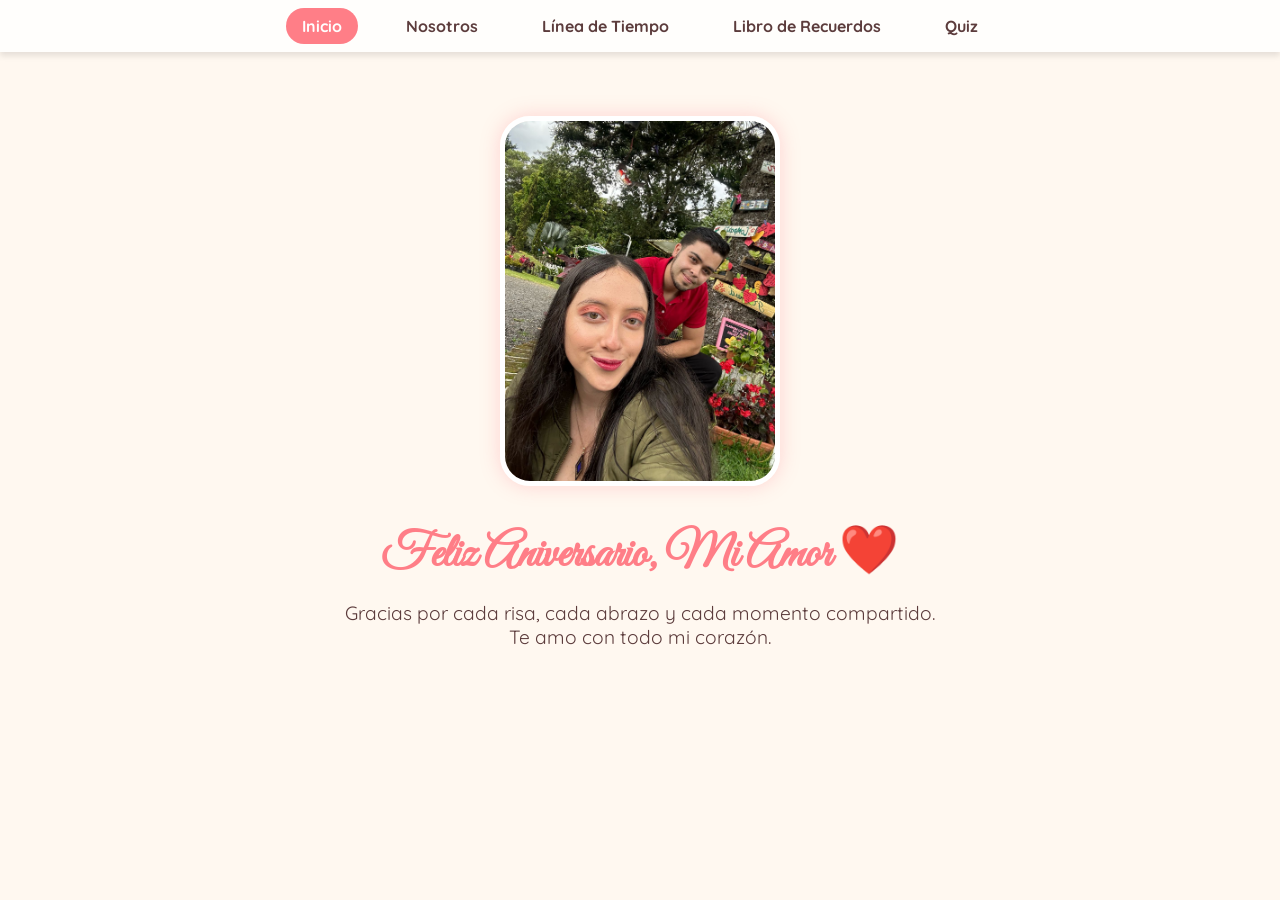
<file: index.html>
<!DOCTYPE html>
<html lang="es">
  <head>
    <meta charset="UTF-8" />
    <meta name="viewport" content="width=device-width, initial-scale=1.0" />
    <title>Nuestro Aniversario</title>
    <link rel="icon" type="image/x-icon" href="/img/favicon.ico">
    <link rel="stylesheet" href="style.css" />
    <script src="script.js" defer></script>
  </head>
  <body>
    <div class="particles"></div>
    <div id="welcome-screen">
      <h1>¡Feliz Aniversario! 💖</h1>
      <p>Un viaje de amor en cada página...</p>
    </div>
    <header>
      <nav>
        <ul class="navbar">
          <li><a href="index.html" class="active">Inicio</a></li>
          <li><a href="about.html">Nosotros</a></li>
          <li><a href="timeline.html">Línea de Tiempo</a></li>
          <li><a href="recuerdos.html">Libro de Recuerdos</a></li>
          <li><a href="quiz.html">Quiz</a></li>
        </ul>
      </nav>
    </header>
    <main class="home">
      <img src="img/pareja.jpg" alt="Foto de nosotros" class="home-photo" />
      <h1>Feliz Aniversario, Mi Amor ❤️</h1>
      <p>
        Gracias por cada risa, cada abrazo y cada momento compartido. Te amo con
        todo mi corazón.
      </p>
      <audio
        id="audio-player-index"
        controls
        autoplay
        loop
        style="visibility: hidden"
      >
        <source src="audio/La espera.mp3" type="audio/mp3" />
        Tu navegador no soporta la etiqueta de audio.
      </audio>
      <script>
        // Obtener el reproductor de audio
        const audioPlayer = document.getElementById("audio-player-index");

        // Establecer el volumen al 50% (0.5)
        audioPlayer.volume = 0.25;
      </script>
    </main>
  </body>
</html>
</file>
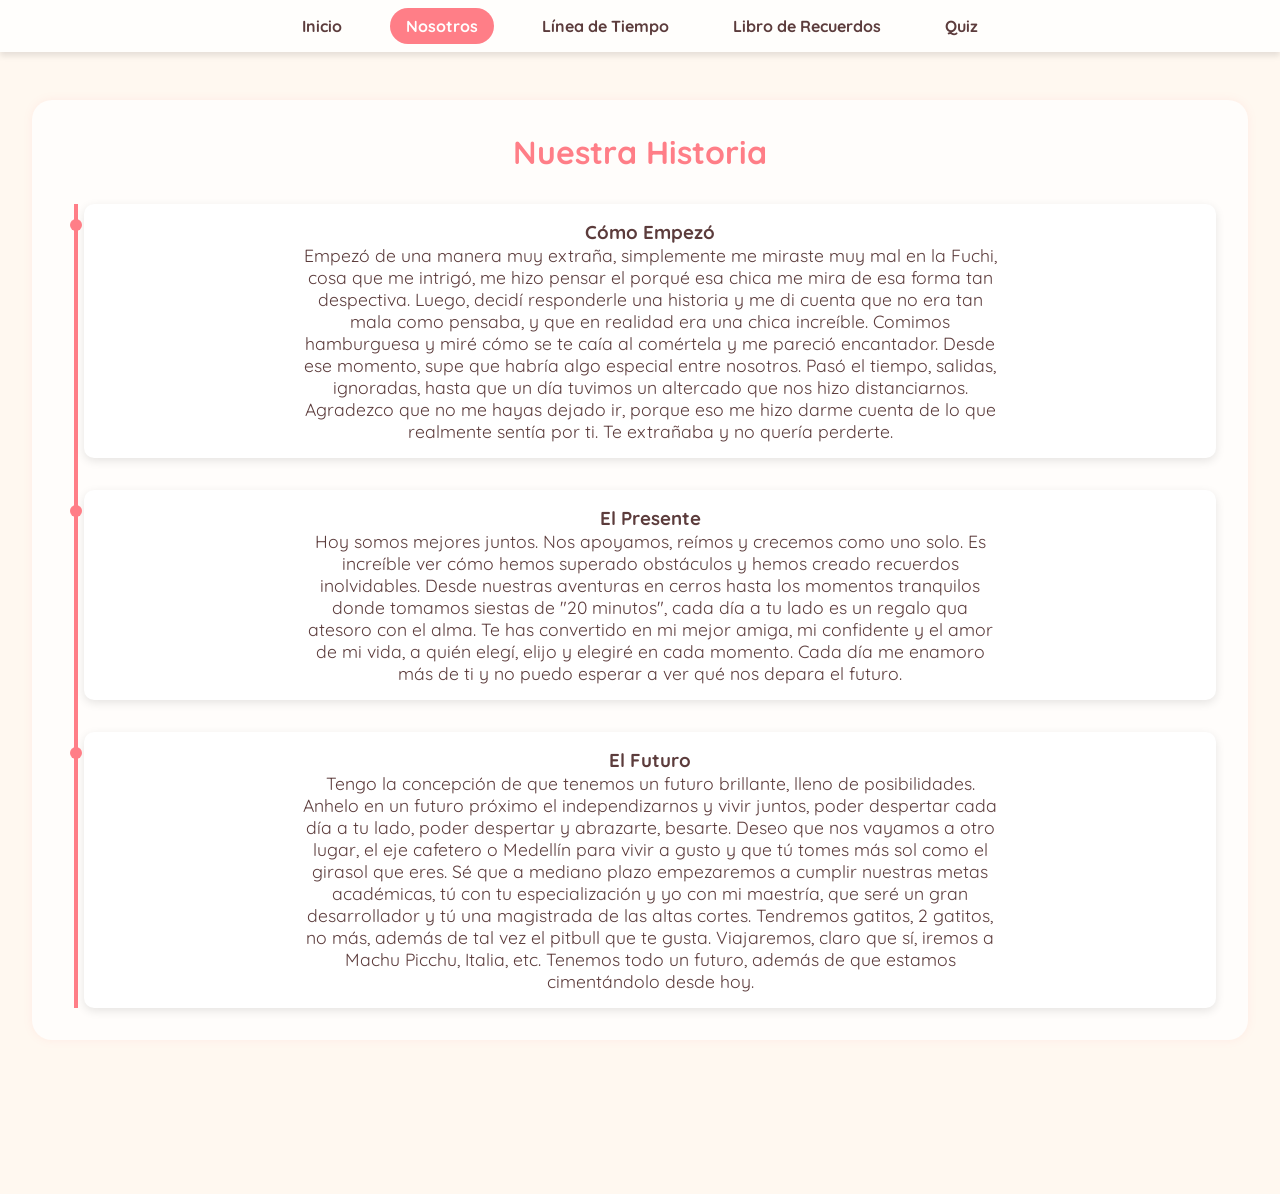
<file: about.html>
<!DOCTYPE html>
<html lang="es">
  <head>
    <meta charset="UTF-8" />
    <meta name="viewport" content="width=device-width, initial-scale=1.0" />
    <title>Nosotros</title>
    <link rel="icon" type="image/x-icon" href="/img/favicon.ico">
    <link rel="stylesheet" href="style.css" />
    <script src="script.js" defer></script>
  </head>
  <body>
    <div class="particles"></div>
    <header>
      <nav>
        <ul class="navbar">
          <li><a href="index.html">Inicio</a></li>
          <li><a href="about.html" class="active">Nosotros</a></li>
          <li><a href="timeline.html">Línea de Tiempo</a></li>
          <li><a href="recuerdos.html">Libro de Recuerdos</a></li>
          <li><a href="quiz.html">Quiz</a></li>
        </ul>
      </nav>
    </header>
    <main class="about">
      <section>
        <h2>Nuestra Historia</h2>
        <div class="timeline">
          <div class="timeline-entry">
            <h3>Cómo Empezó</h3>
            <p>
              Empezó de una manera muy extraña, simplemente me miraste muy mal en la Fuchi, cosa que me intrigó, me hizo pensar el porqué esa chica me mira de esa forma tan despectiva. Luego, decidí responderle una historia y me di cuenta que no era tan mala como pensaba, y que en realidad era una chica increíble. Comimos hamburguesa y miré cómo se te caía al comértela y me pareció encantador. Desde ese momento, supe que habría algo especial entre nosotros. Pasó el tiempo, salidas, ignoradas, hasta que un día tuvimos un altercado que nos hizo distanciarnos. Agradezco que no me hayas dejado ir, porque eso me hizo darme cuenta de lo que realmente sentía por ti. Te extrañaba y no quería perderte.
            </p>
          </div>
          <div class="timeline-entry">
            <h3>El Presente</h3>
            <p>
              Hoy somos mejores juntos. Nos apoyamos, reímos y crecemos como uno solo. Es increíble ver cómo hemos superado obstáculos y hemos creado recuerdos inolvidables. Desde nuestras aventuras en cerros hasta los momentos tranquilos donde tomamos siestas de "20 minutos", cada día a tu lado es un regalo qua atesoro con el alma. Te has convertido en mi mejor amiga, mi confidente y el amor de mi vida, a quién elegí, elijo y elegiré en cada momento. Cada día me enamoro más de ti y no puedo esperar a ver qué nos depara el futuro.
            </p>
          </div>
          <div class="timeline-entry">
            <h3>El Futuro</h3>
            <p>Tengo la concepción de que tenemos un futuro brillante, lleno de posibilidades. Anhelo en un futuro próximo el independizarnos y vivir juntos, poder despertar cada día a tu lado, poder despertar y abrazarte, besarte. Deseo que nos vayamos a otro lugar, el eje cafetero o Medellín para vivir a gusto y que tú tomes más sol como el girasol que eres. Sé que a mediano plazo empezaremos a cumplir nuestras metas académicas, tú con tu especialización y yo con mi maestría, que seré un gran desarrollador y tú una magistrada de las altas cortes. Tendremos gatitos, 2 gatitos, no más, además de tal vez el pitbull que te gusta. Viajaremos, claro que sí, iremos a Machu Picchu, Italia, etc. Tenemos todo un futuro, además de que estamos cimentándolo desde hoy.</p>
          </div>
        </div>
      </section>
      <audio
        id="audio-player-index"
        controls
        autoplay
        loop
        style="visibility: hidden"
      >
        <source src="audio/Es Verdad.mp3" type="audio/mp3" />
        Tu navegador no soporta la etiqueta de audio.
      </audio>
      <script>
        // Obtener el reproductor de audio
        const audioPlayer = document.getElementById("audio-player-index");

        // Establecer el volumen al 50% (0.5)
        audioPlayer.volume = 0.25;
      </script>
    </main>
  </body>
</html>
</file>
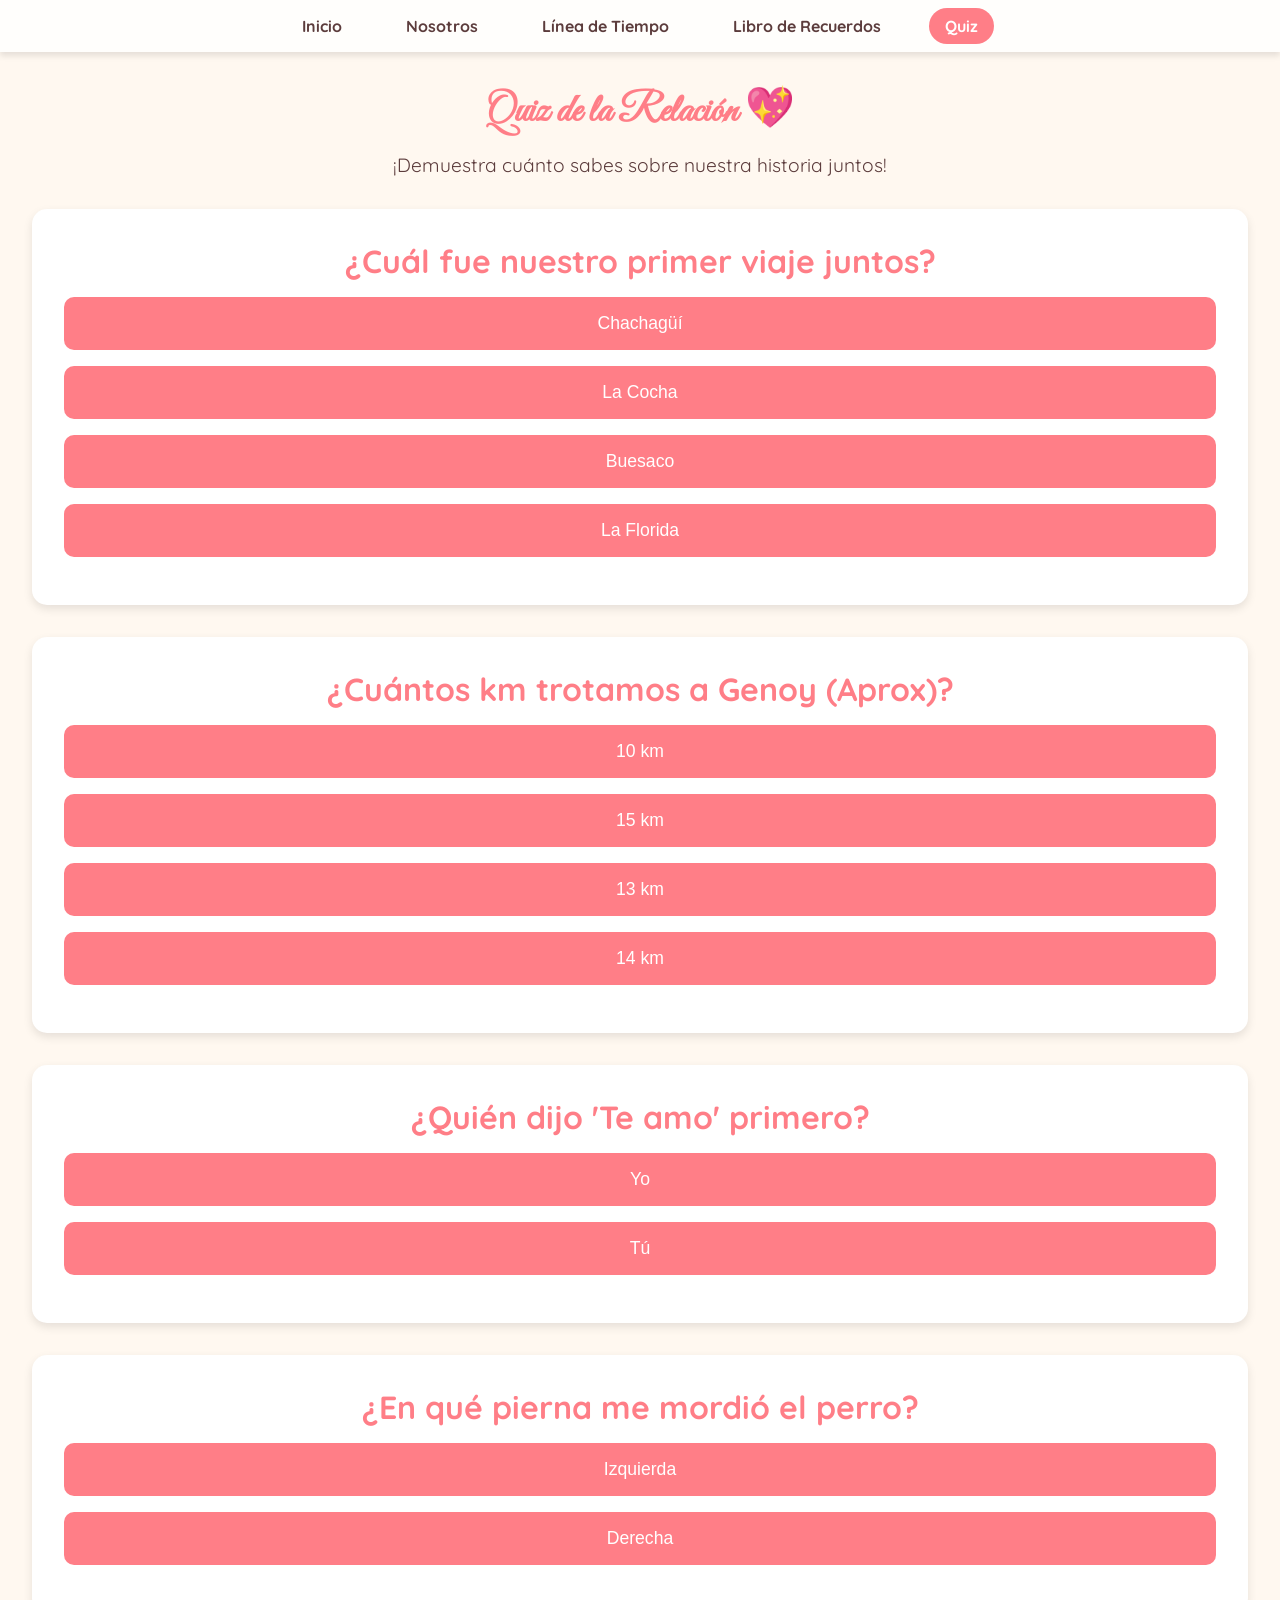
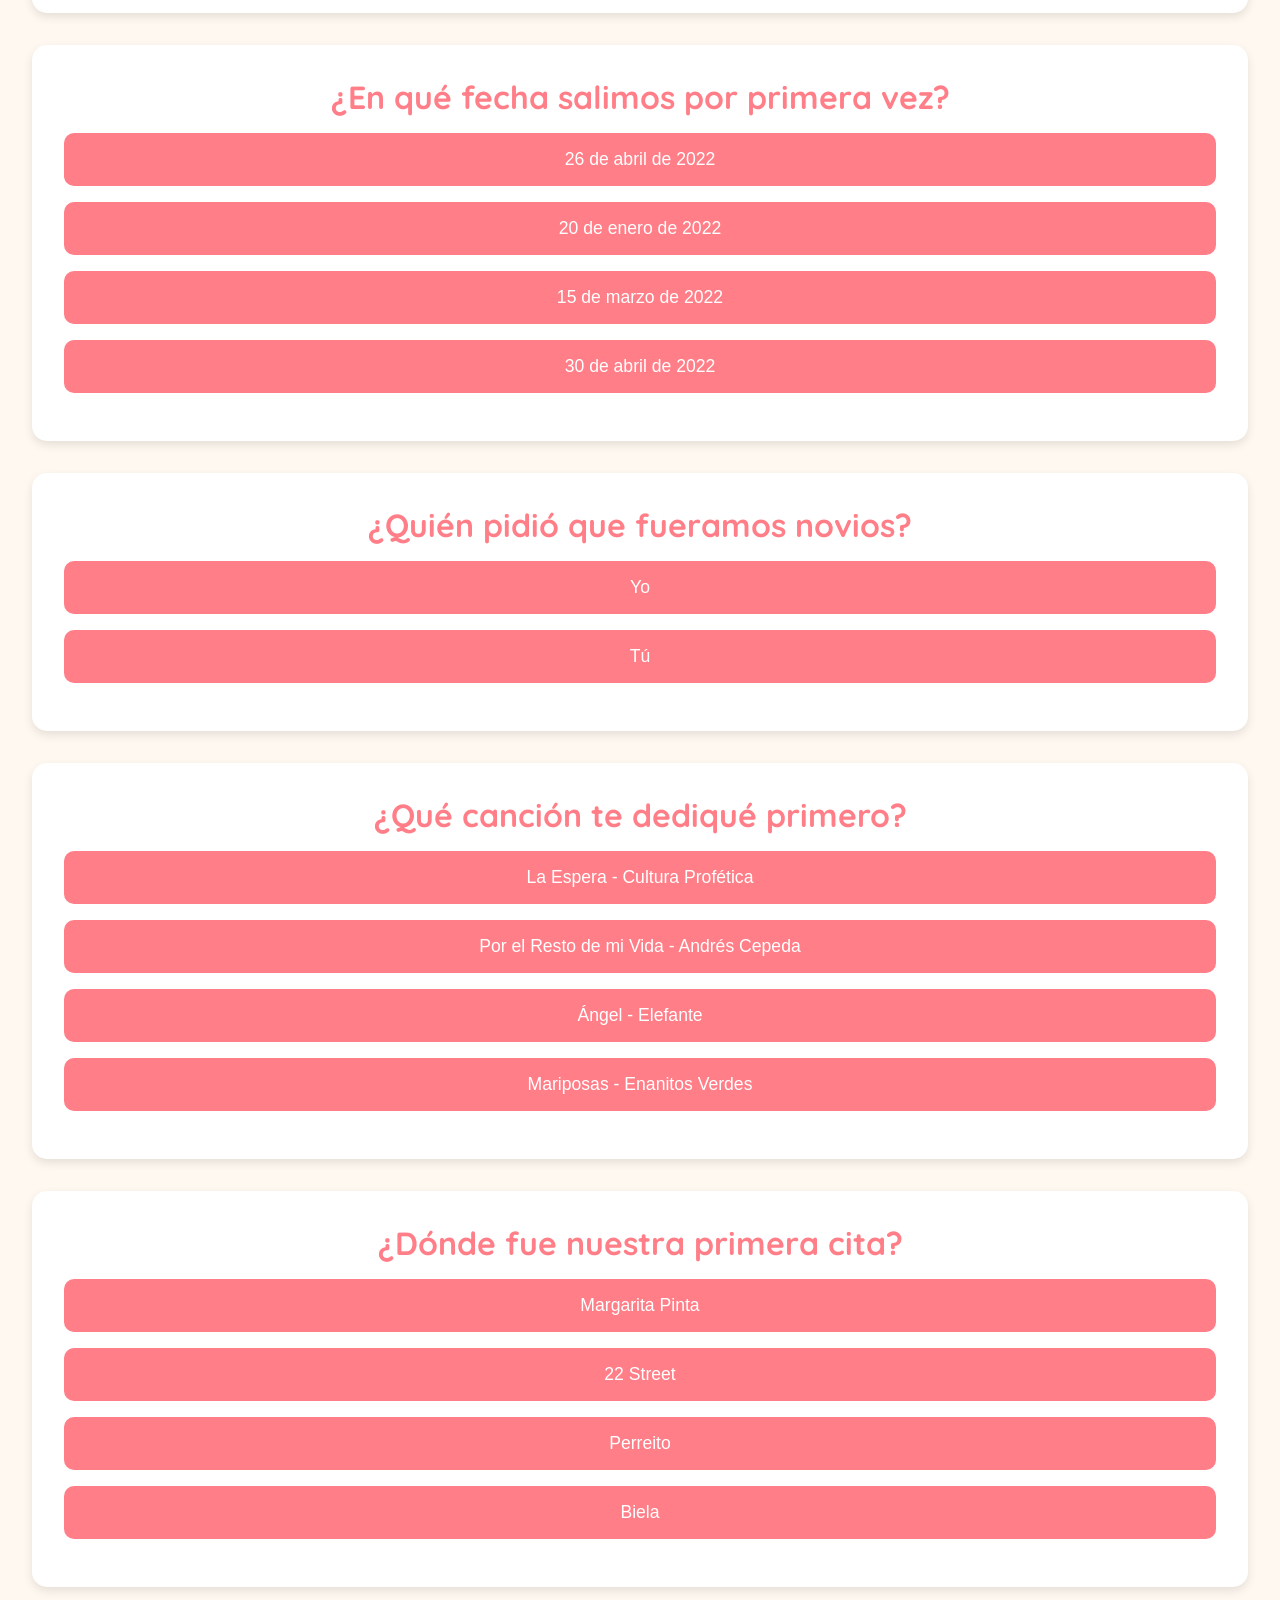
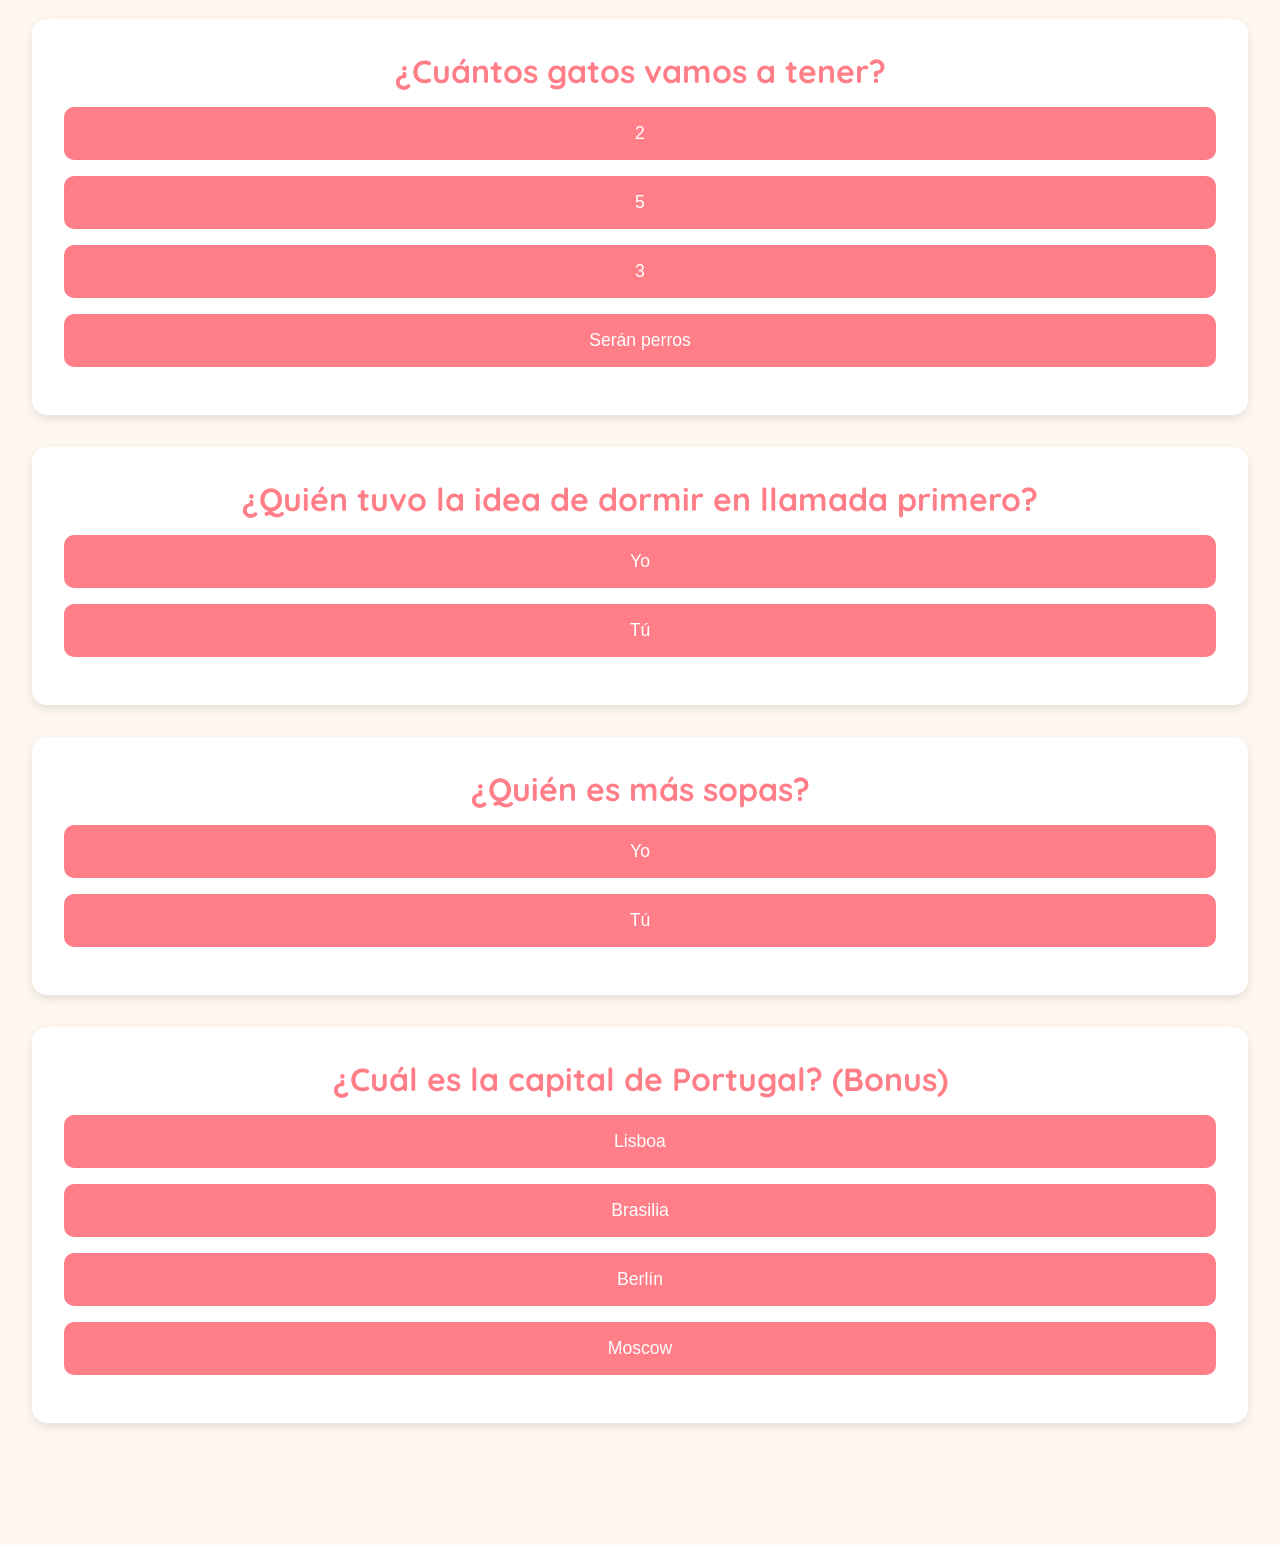
<file: quiz.html>
<!DOCTYPE html>
<html lang="es">
  <head>
    <meta charset="UTF-8" />
    <meta name="viewport" content="width=device-width, initial-scale=1.0" />
    <title>Quiz de la Relación - Nuestro Aniversario</title>
    <link rel="icon" type="image/x-icon" href="/img/favicon.ico">
    <link rel="stylesheet" href="style.css" />
    <script src="script.js" defer></script>
  </head>
  <body>
    <div class="particles"></div>
    <header>
      <nav>
        <ul class="navbar">
          <li><a href="index.html">Inicio</a></li>
          <li><a href="about.html">Nosotros</a></li>
          <li><a href="timeline.html">Línea de Tiempo</a></li>
          <li><a href="recuerdos.html">Libro de Recuerdos</a></li>
          <li><a href="quiz.html" class="active">Quiz</a></li>
        </ul>
      </nav>
    </header>

    <main class="trivia fade-in">
      <h1>Quiz de la Relación 💖</h1>
      <p>¡Demuestra cuánto sabes sobre nuestra historia juntos!</p>

      <div class="question">
        <h2>¿Cuál fue nuestro primer viaje juntos?</h2>
        <div class="answers">
          <button class="answer-btn" data-correct="false">Chachagüí</button>
          <button class="answer-btn" data-correct="true">La Cocha</button>
          <button class="answer-btn" data-correct="false">Buesaco</button>
          <button class="answer-btn" data-correct="false">La Florida</button>
        </div>
        <div class="feedback"></div>
      </div>

      <div class="question">
        <h2>¿Cuántos km trotamos a Genoy (Aprox)?</h2>
        <div class="answers">
          <button class="answer-btn" data-correct="false">10 km</button>
          <button class="answer-btn" data-correct="false">15 km</button>
          <button class="answer-btn" data-correct="false">13 km</button>
          <button class="answer-btn" data-correct="true">14 km</button>
        </div>
        <div class="feedback"></div>
      </div>

      <div class="question">
        <h2>¿Quién dijo 'Te amo' primero?</h2>
        <div class="answers">
          <button class="answer-btn" data-correct="true">Yo</button>
          <button class="answer-btn" data-correct="false">Tú</button>
        </div>
        <div class="feedback"></div>
      </div>

      <div class="question">
        <h2>¿En qué pierna me mordió el perro?</h2>
        <div class="answers">
          <button class="answer-btn" data-correct="false">Izquierda</button>
          <button class="answer-btn" data-correct="true">Derecha</button>
        </div>
        <div class="feedback"></div>
      </div>

      <div class="question">
        <h2>¿En qué fecha salimos por primera vez?</h2>
        <div class="answers">
          <button class="answer-btn" data-correct="true">26 de abril de 2022</button>
          <button class="answer-btn" data-correct="false">20 de enero de 2022</button>
          <button class="answer-btn" data-correct="false">15 de marzo de 2022</button>
          <button class="answer-btn" data-correct="false">30 de abril de 2022</button>
        </div>
        <div class="feedback"></div>
      </div>

      <div class="question">
        <h2>¿Quién pidió que fueramos novios?</h2>
        <div class="answers">
          <button class="answer-btn" data-correct="true">Yo</button>
          <button class="answer-btn" data-correct="false">Tú</button>
        </div>
        <div class="feedback"></div>
      </div>

      <div class="question">
        <h2>¿Qué canción te dediqué primero?</h2>
        <div class="answers">
          <button class="answer-btn" data-correct="false">
            La Espera - Cultura Profética
          </button>
          <button class="answer-btn" data-correct="true">
            Por el Resto de mi Vida - Andrés Cepeda
          </button>
          <button class="answer-btn" data-correct="false">
            Ángel - Elefante
          </button>
          <button class="answer-btn" data-correct="false">
            Mariposas - Enanitos Verdes
          </button>
        </div>
        <div class="feedback"></div>
      </div>

      <div class="question">
        <h2>¿Dónde fue nuestra primera cita?</h2>
        <div class="answers">
          <button class="answer-btn" data-correct="false"> Margarita Pinta</button>
          <button class="answer-btn" data-correct="true">22 Street</button>
          <button class="answer-btn" data-correct="false">Perreito</button>
          <button class="answer-btn" data-correct="false">Biela</button>
        </div>
        <div class="feedback"></div>
      </div>

      <div class="question">
        <h2>¿Cuántos gatos vamos a tener?</h2>
        <div class="answers">
          <button class="answer-btn" data-correct="true">2</button>
          <button class="answer-btn" data-correct="false">5</button>
          <button class="answer-btn" data-correct="false">3</button>
          <button class="answer-btn" data-correct="false">Serán perros</button>
        </div>
        <div class="feedback"></div>
      </div>

      <div class="question">
        <h2>¿Quién tuvo la idea de dormir en llamada primero?</h2>
        <div class="answers">
          <button class="answer-btn" data-correct="true">Yo</button>
          <button class="answer-btn" data-correct="false">Tú</button>
        </div>
        <div class="feedback"></div>
      </div>

      <div class="question">
        <h2>¿Quién es más sopas?</h2>
        <div class="answers">
          <button class="answer-btn" data-correct="false">Yo</button>
          <button class="answer-btn" data-correct="true">Tú</button>
        </div>
        <div class="feedback"></div>
      </div>

      <div class="question">
        <h2>¿Cuál es la capital de Portugal? (Bonus)</h2>
        <div class="answers">
          <button class="answer-btn" data-correct="true">Lisboa</button>
          <button class="answer-btn" data-correct="false">Brasilia</button>
          <button class="answer-btn" data-correct="false">Berlín</button>
          <button class="answer-btn" data-correct="false">Moscow</button>
        </div>
        <div class="feedback"></div>
      </div>

      <div class="result">
        <h3>¡Gracias por jugar, mi amorcito! ¿Cuántas respuestas acertaste?</h3>
        <p id="score">0</p>
        <button id="retry-btn">Volver a jugar</button>
      </div>
      <audio
        id="audio-player-index"
        controls
        autoplay
        loop
        style="visibility: hidden"
      >
        <source src="audio/Lobo Domesticado.mp3" type="audio/mp3" />
        Tu navegador no soporta la etiqueta de audio.
      </audio>
      <script>
        // Obtener el reproductor de audio
        const audioPlayer = document.getElementById("audio-player-index");

        // Establecer el volumen al 50% (0.5)
        audioPlayer.volume = 0.25;
      </script>
    </main>
  </body>
</html>
</file>
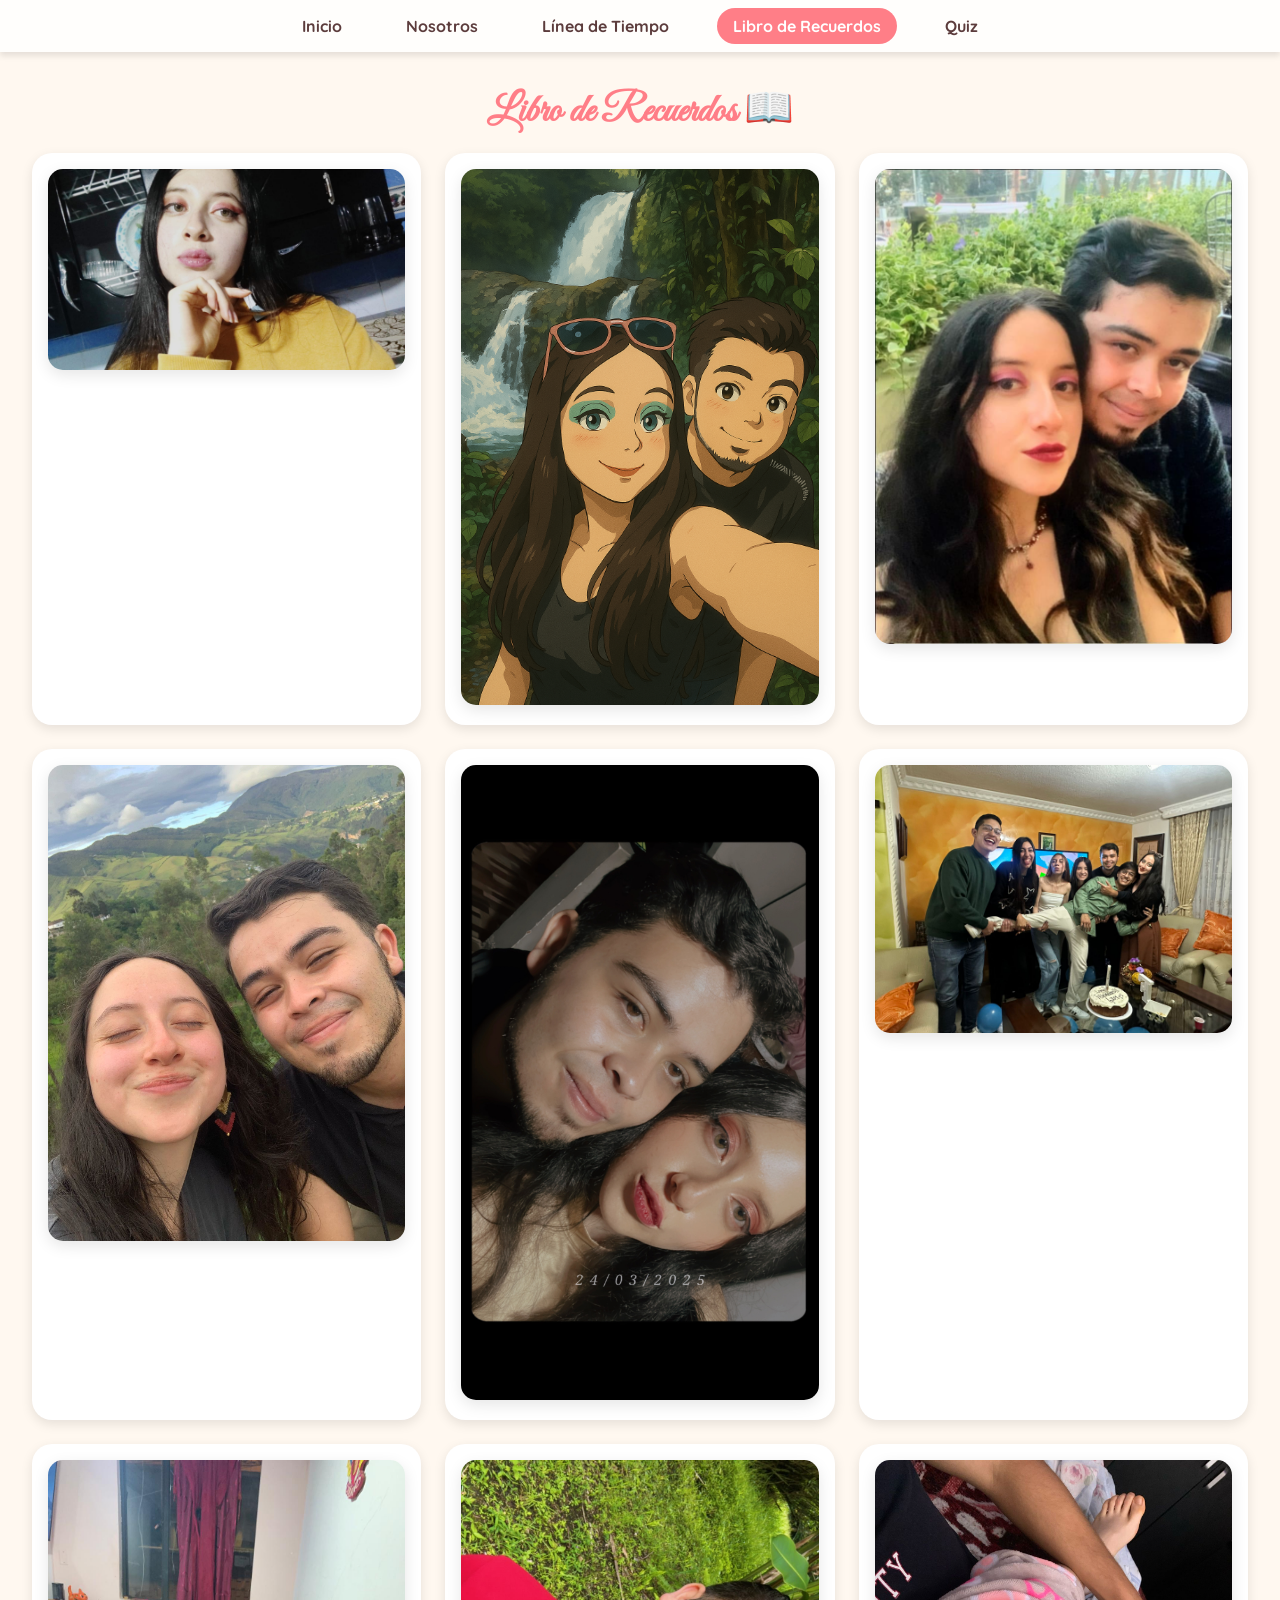
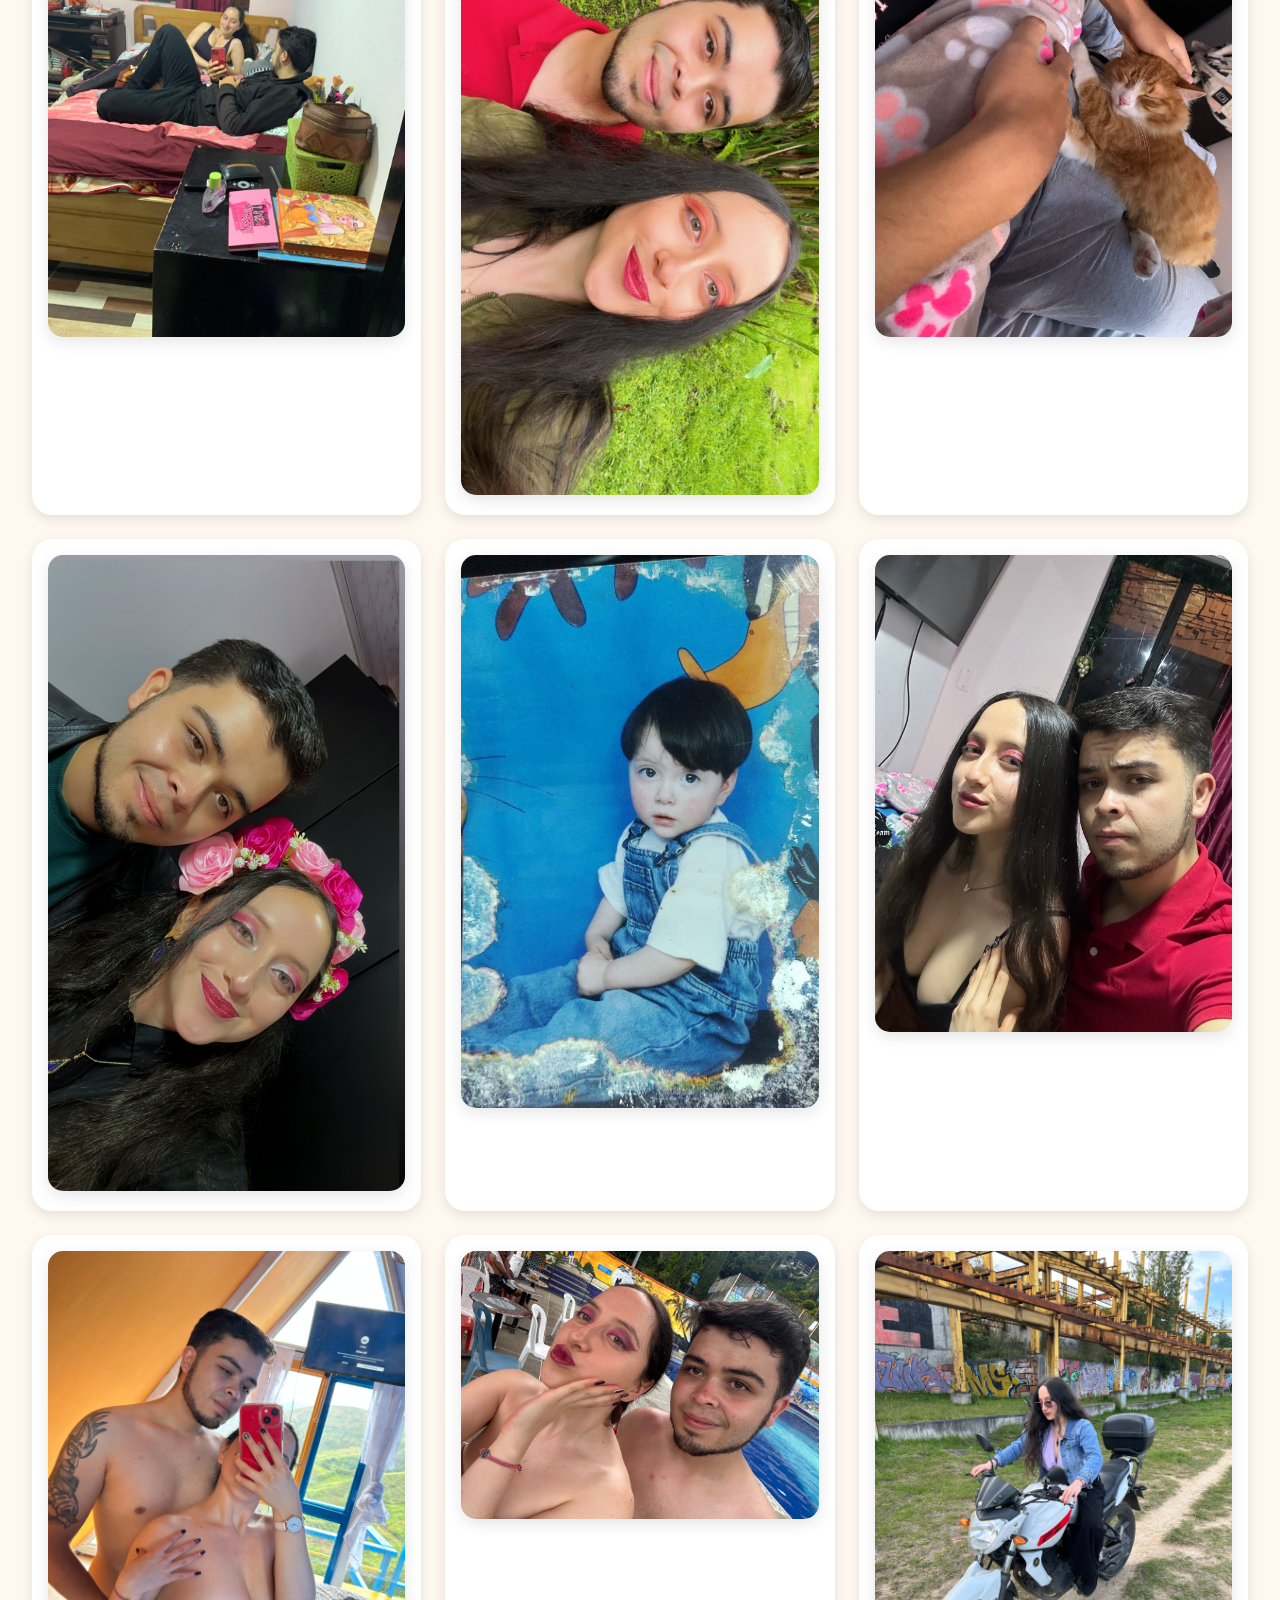
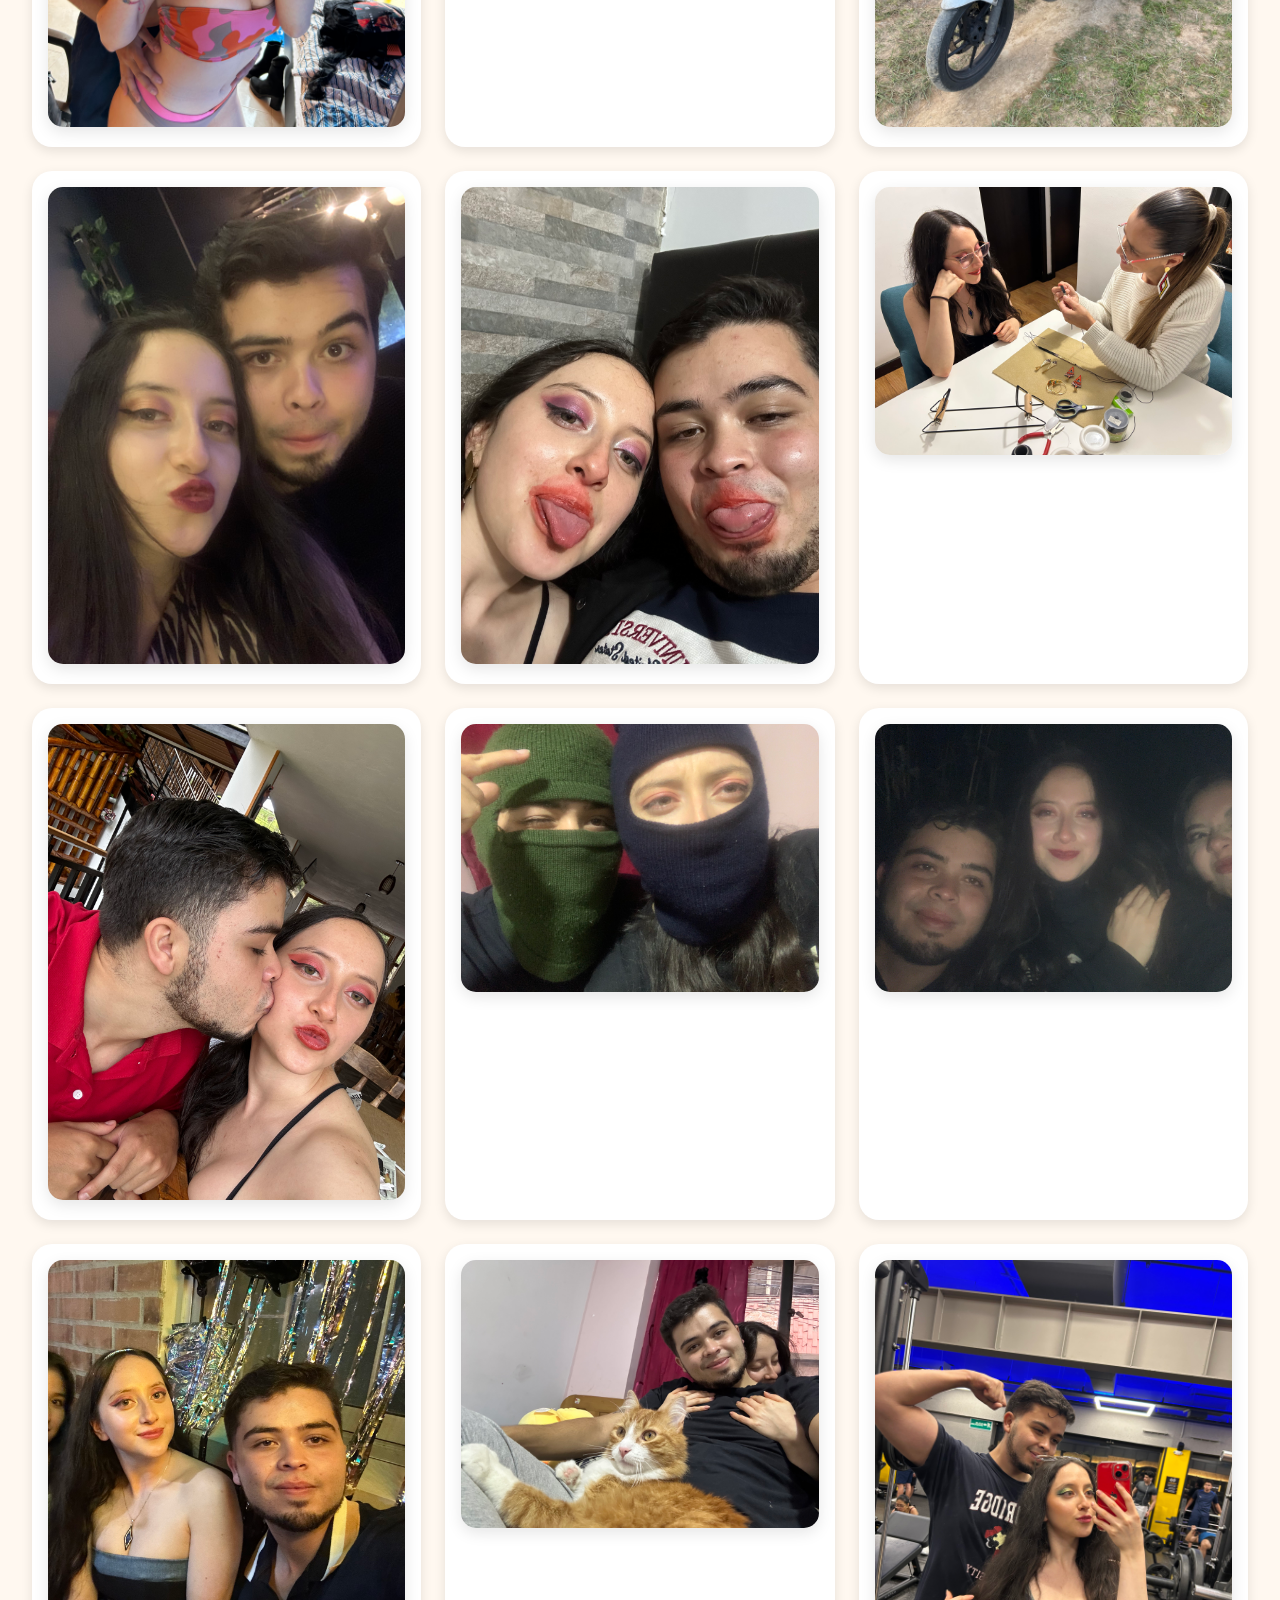
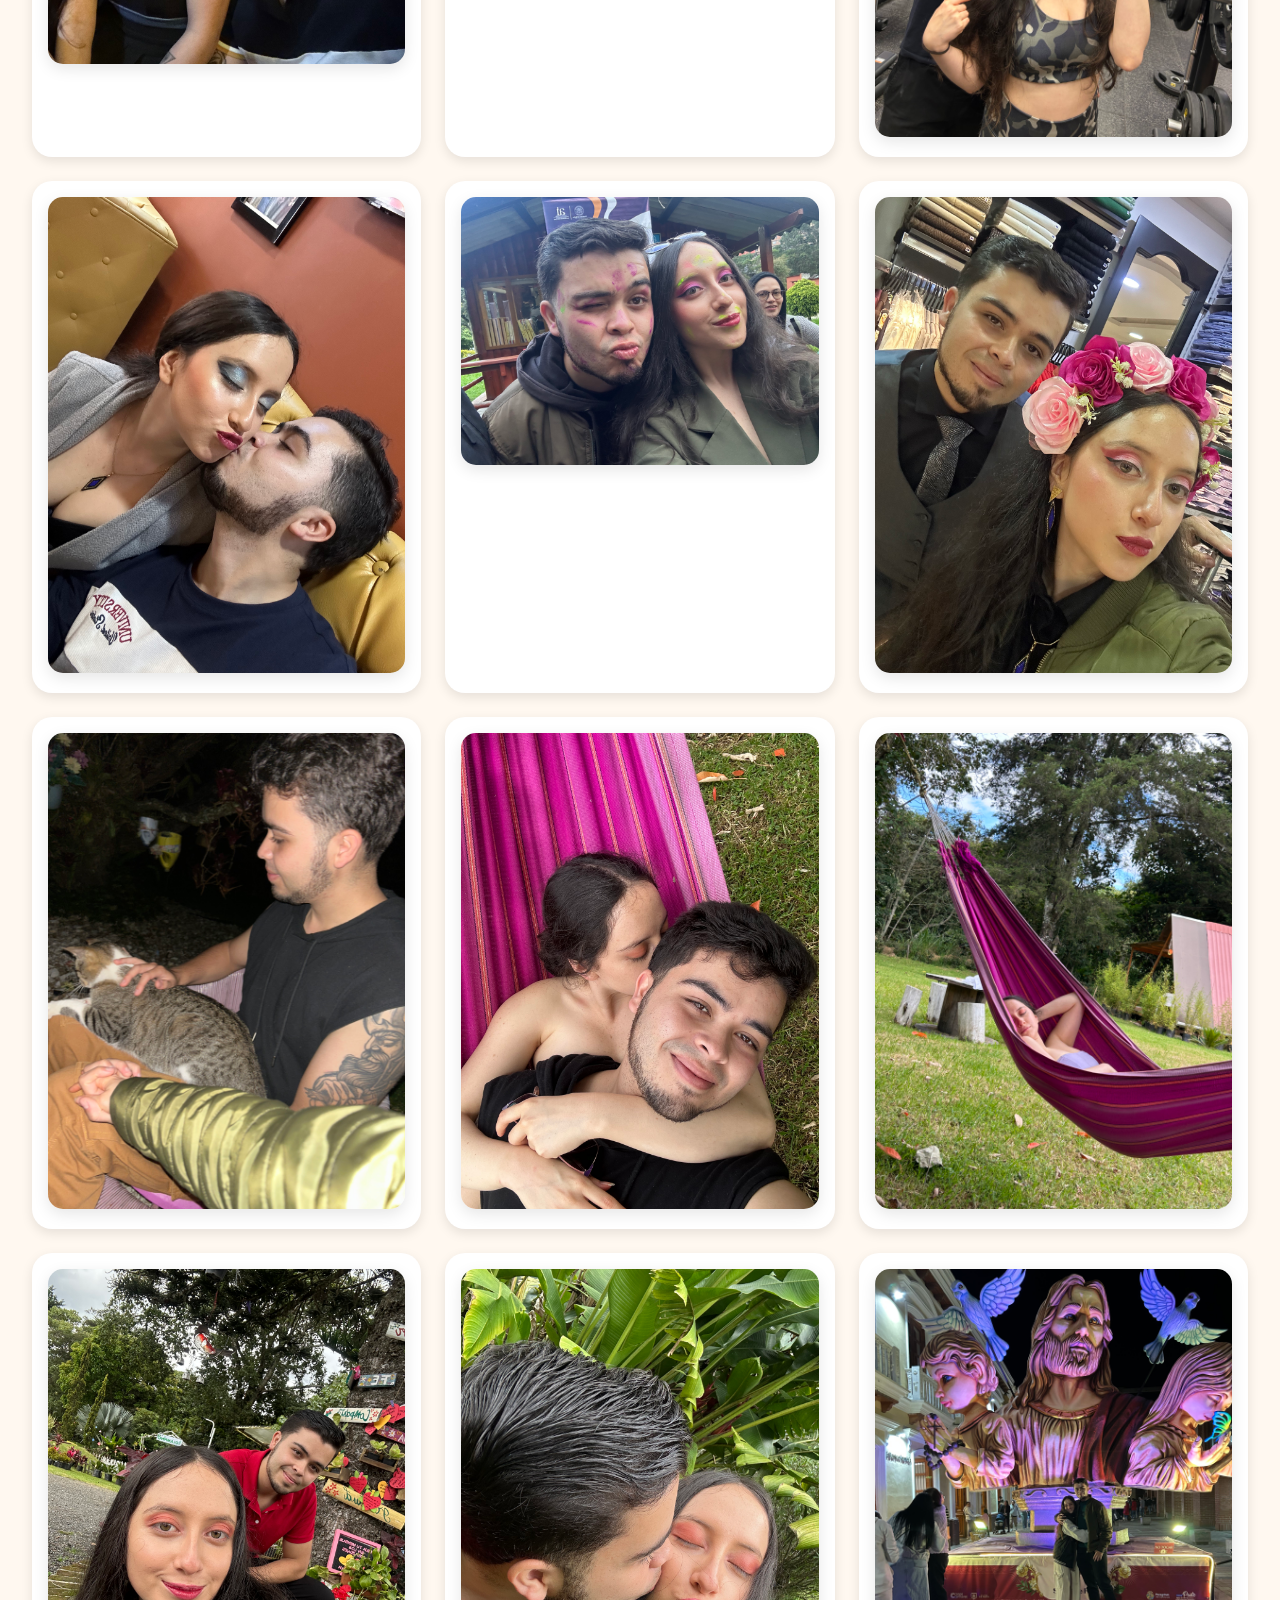
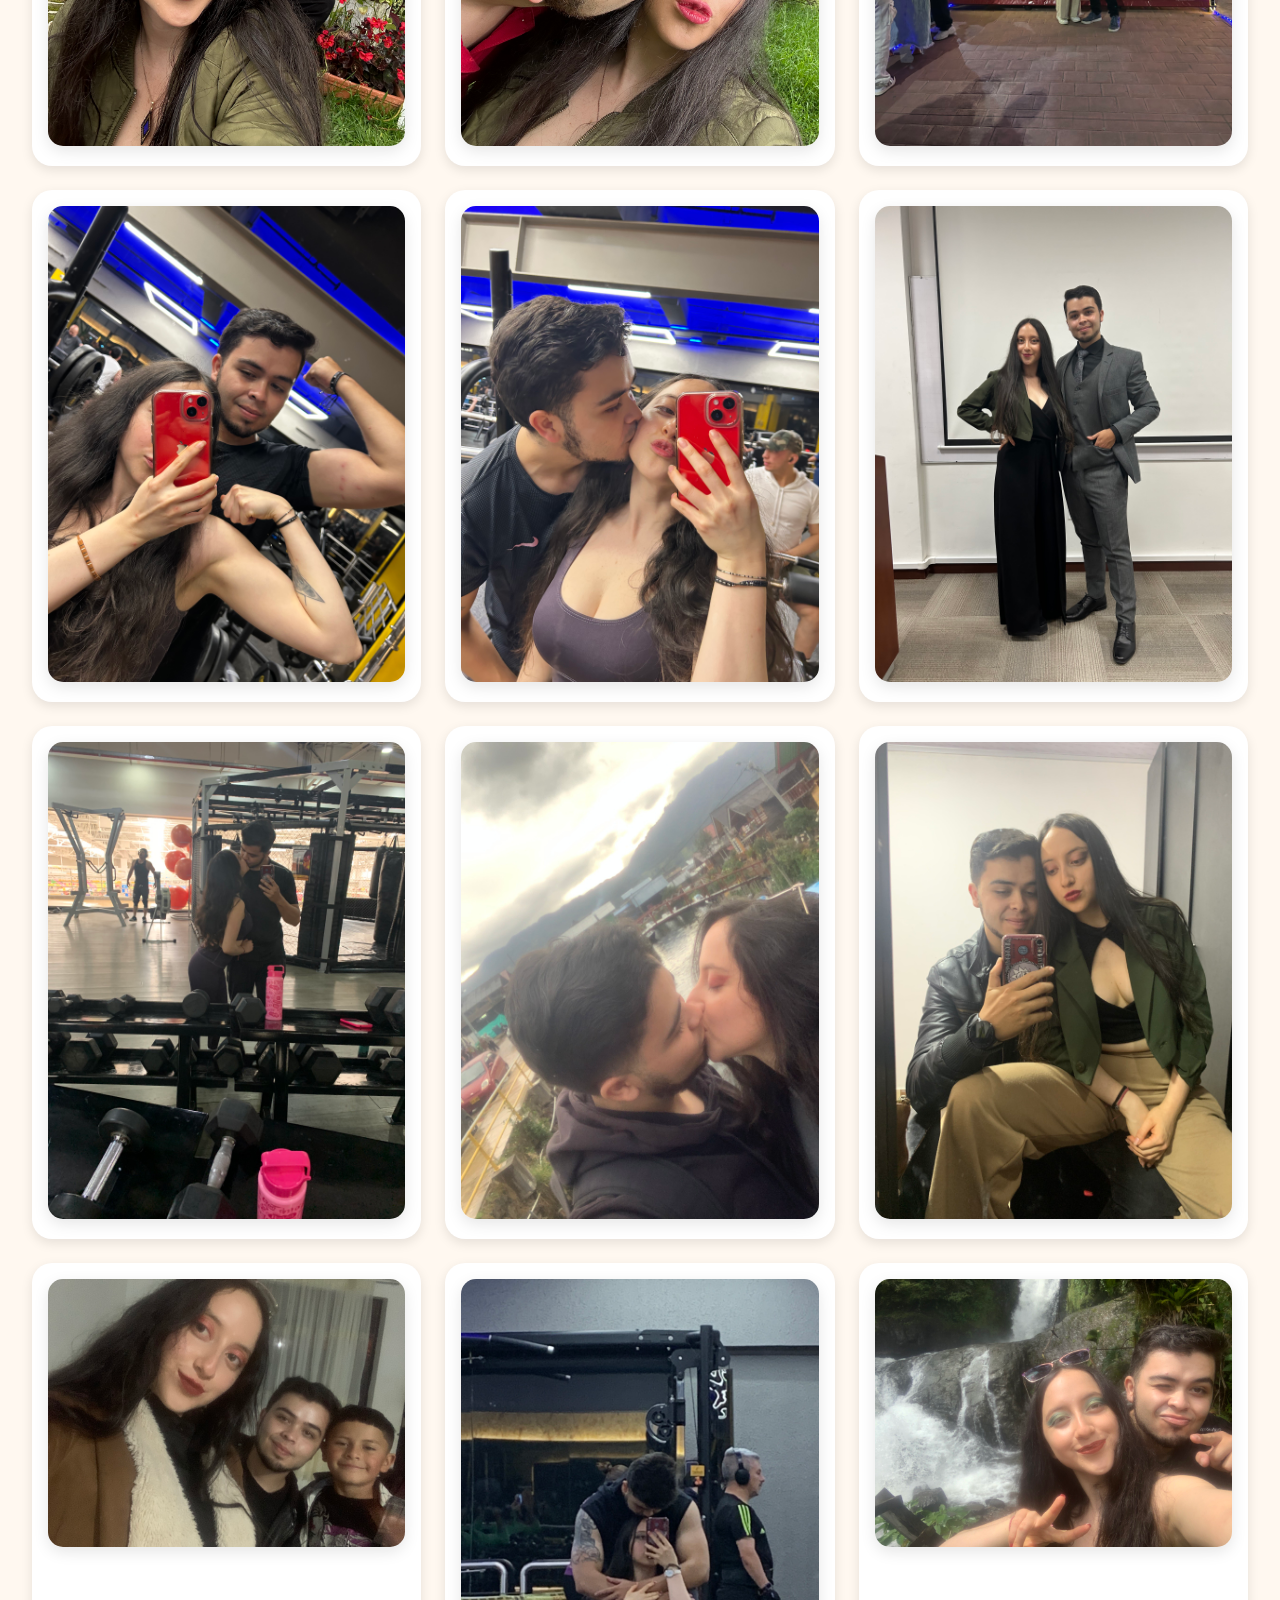
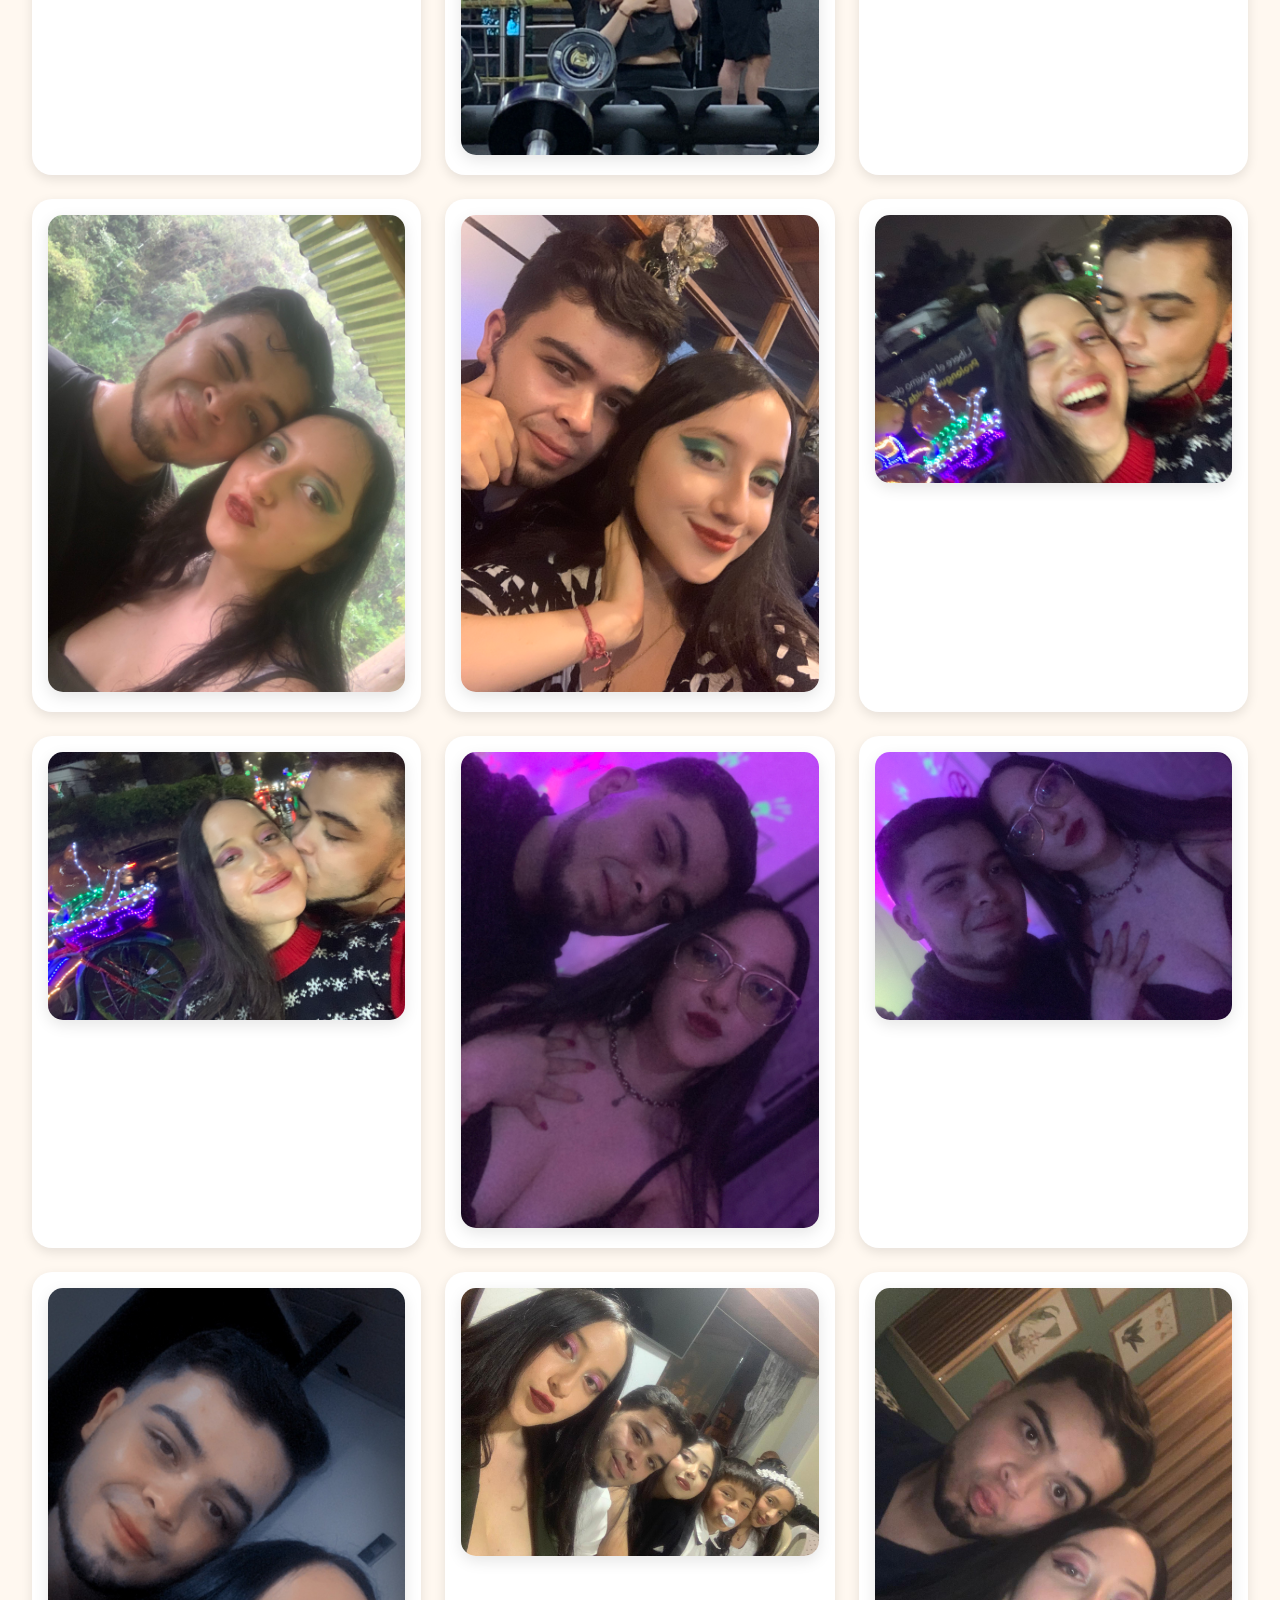
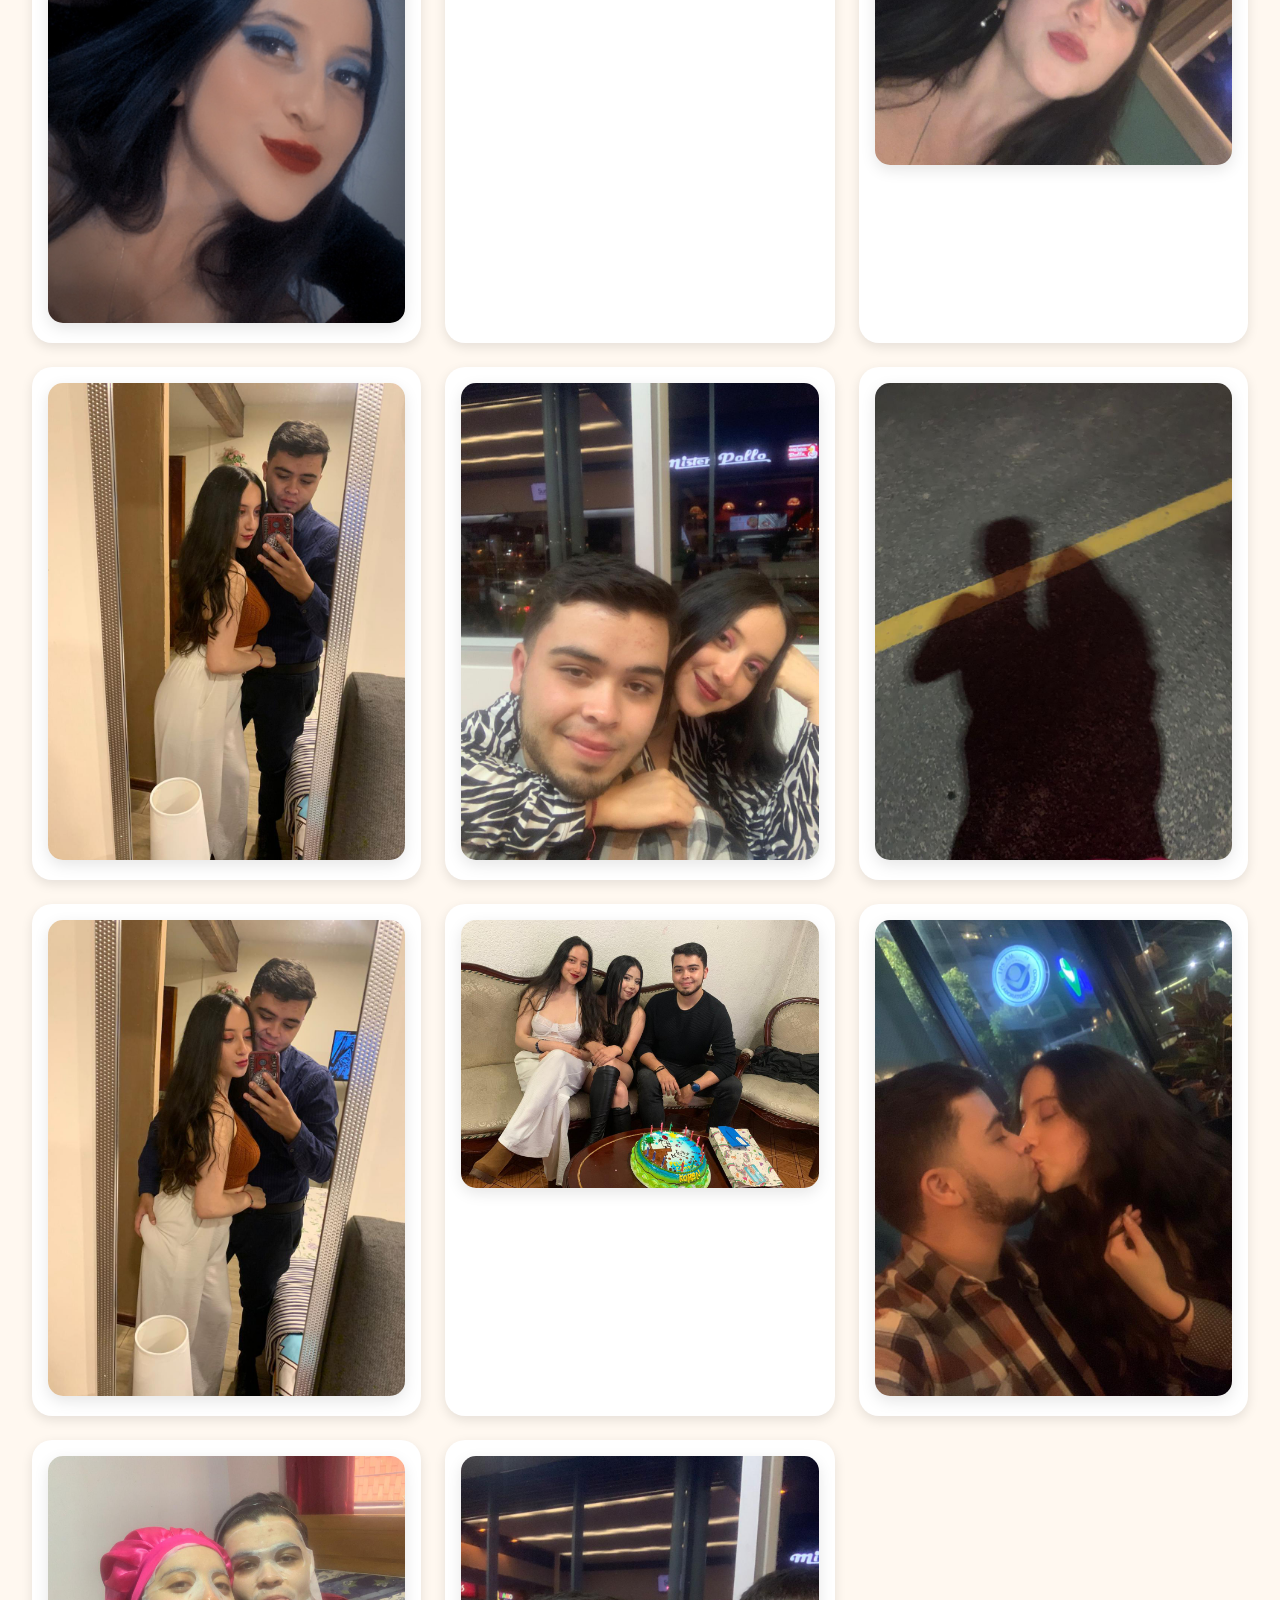
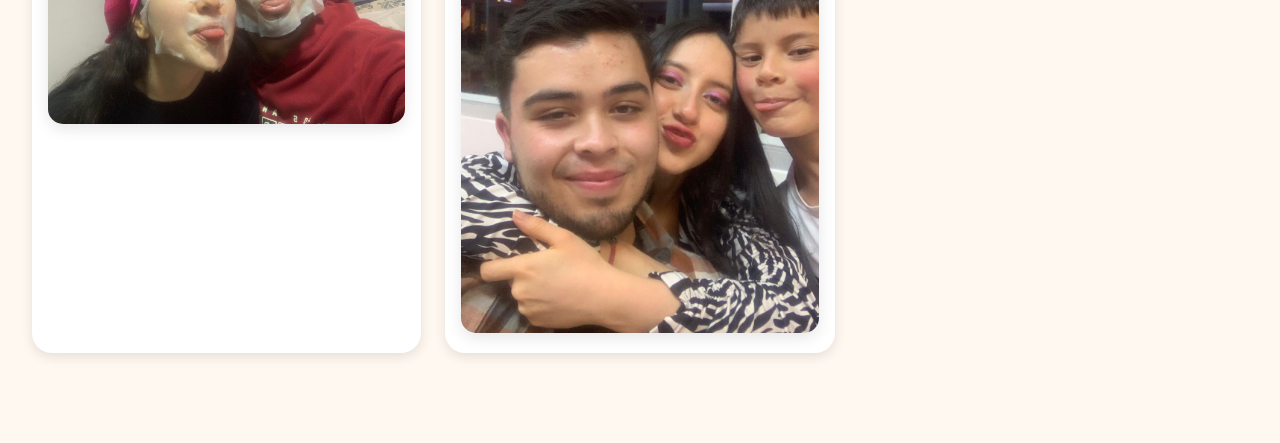
<file: recuerdos.html>
<!DOCTYPE html>
<html lang="es">
  <head>
    <meta charset="UTF-8" />
    <meta name="viewport" content="width=device-width, initial-scale=1.0" />
    <title>Libro de Recuerdos - Nuestro Aniversario</title>
    <link rel="icon" type="image/x-icon" href="/img/recuerdos/favicon.ico" />
    <link rel="stylesheet" href="style.css" />
    <script src="script.js" defer></script>
  </head>
  <body>
    <div class="particles"></div>
    <header>
      <nav>
        <ul class="navbar">
          <li><a href="index.html">Inicio</a></li>
          <li><a href="about.html">Nosotros</a></li>
          <li><a href="timeline.html">Línea de Tiempo</a></li>
          <li>
            <a href="recuerdos.html" class="active">Libro de Recuerdos</a>
          </li>
          <li><a href="quiz.html">Quiz</a></li>
        </ul>
      </nav>
    </header>

    <main class="recuerdos">
      <h1>Libro de Recuerdos 📖</h1>

      <div class="album">
        <div class="album-entry">
          <img src="img/recuerdos/1 (1).JPG" class="album-photo" />
        </div>

        <div class="album-entry">
          <img src="img/recuerdos/1 (1).PNG" class="album-photo" />
        </div>

        <div class="album-entry">
          <img src="img/recuerdos/1 (2).JPG" class="album-photo" />
        </div>

        <div class="album-entry">
          <img src="img/recuerdos/1 (3).JPG" class="album-photo" />
        </div>

        <div class="album-entry">
          <img src="img/recuerdos/1 (4).JPG" class="album-photo" />
        </div>

        <div class="album-entry">
          <img src="img/recuerdos/1 (5).JPG" class="album-photo" />
        </div>

        <div class="album-entry">
          <img src="img/recuerdos/1 (6).JPG" class="album-photo" />
        </div>

        <div class="album-entry">
          <img src="img/recuerdos/1 (7).JPG" class="album-photo" />
        </div>

        <div class="album-entry">
          <img src="img/recuerdos/1 (8).JPG" class="album-photo" />
        </div>

        <div class="album-entry">
          <img src="img/recuerdos/1 (9).JPG" class="album-photo" />
        </div>

        <div class="album-entry">
          <img src="img/recuerdos/1 (10).JPG" class="album-photo" />
        </div>

        <div class="album-entry">
          <img src="img/recuerdos/1 (11).jpg" class="album-photo" />
        </div>

        <div class="album-entry">
          <img src="img/recuerdos/1 (12).jpg" class="album-photo" />
        </div>

        <div class="album-entry">
          <img src="img/recuerdos/1 (13).jpg" class="album-photo" />
        </div>

        <div class="album-entry">
          <img src="img/recuerdos/1 (14).jpg" class="album-photo" />
        </div>

        <div class="album-entry">
          <img src="img/recuerdos/1 (15).JPG" class="album-photo" />
        </div>

        <div class="album-entry">
          <img src="img/recuerdos/1 (16).jpg" class="album-photo" />
        </div>

        <div class="album-entry">
          <img src="img/recuerdos/1 (17).jpg" class="album-photo" />
        </div>

        <div class="album-entry">
          <img src="img/recuerdos/1 (18).jpg" class="album-photo" />
        </div>

        <div class="album-entry">
          <img src="img/recuerdos/1 (19).JPG" class="album-photo" />
        </div>

        <div class="album-entry">
          <img src="img/recuerdos/1 (20).JPG" class="album-photo" />
        </div>

        <div class="album-entry">
          <img src="img/recuerdos/1 (21).jpg" class="album-photo" />
        </div>

        <div class="album-entry">
          <img src="img/recuerdos/1 (22).jpg" class="album-photo" />
        </div>

        <div class="album-entry">
          <img src="img/recuerdos/1 (23).jpg" class="album-photo" />
        </div>

        <div class="album-entry">
          <img src="img/recuerdos/1 (24).jpg" class="album-photo" />
        </div>

        <div class="album-entry">
          <img src="img/recuerdos/1 (25).jpg" class="album-photo" />
        </div>

        <div class="album-entry">
          <img src="img/recuerdos/1 (26).jpg" class="album-photo" />
        </div>

        <div class="album-entry">
          <img src="img/recuerdos/1 (27).jpg" class="album-photo" />
        </div>

        <div class="album-entry">
          <img src="img/recuerdos/1 (28).jpg" class="album-photo" />
        </div>

        <div class="album-entry">
          <img src="img/recuerdos/1 (29).jpg" class="album-photo" />
        </div>

        <div class="album-entry">
          <img src="img/recuerdos/1 (30).jpg" class="album-photo" />
        </div>

        <div class="album-entry">
          <img src="img/recuerdos/1 (31).jpg" class="album-photo" />
        </div>

        <div class="album-entry">
          <img src="img/recuerdos/1 (32).jpg" class="album-photo" />
        </div>

        <div class="album-entry">
          <img src="img/recuerdos/1 (33).jpg" class="album-photo" />
        </div>

        <div class="album-entry">
          <img src="img/recuerdos/1 (34).jpg" class="album-photo" />
        </div>

        <div class="album-entry">
          <img src="img/recuerdos/1 (35).jpg" class="album-photo" />
        </div>

        <div class="album-entry">
          <img src="img/recuerdos/1 (36).JPG" class="album-photo" />
        </div>

        <div class="album-entry">
          <img src="img/recuerdos/1 (37).JPG" class="album-photo" />
        </div>

        <div class="album-entry">
          <img src="img/recuerdos/1 (38).JPG" class="album-photo" />
        </div>

        <div class="album-entry">
          <img src="img/recuerdos/1 (39).JPG" class="album-photo" />
        </div>

        <div class="album-entry">
          <img src="img/recuerdos/1 (40).JPG" class="album-photo" />
        </div>

        <div class="album-entry">
          <img src="img/recuerdos/1 (41).JPG" class="album-photo" />
        </div>

        <div class="album-entry">
          <img src="img/recuerdos/1 (42).JPG" class="album-photo" />
        </div>

        <div class="album-entry">
          <img src="img/recuerdos/1 (43).JPG" class="album-photo" />
        </div>

        <div class="album-entry">
          <img src="img/recuerdos/1 (44).jpg" class="album-photo" />
        </div>

        <div class="album-entry">
          <img src="img/recuerdos/1 (45).jpg" class="album-photo" />
        </div>

        <div class="album-entry">
          <img src="img/recuerdos/1 (46).JPG" class="album-photo" />
        </div>

        <div class="album-entry">
          <img src="img/recuerdos/1 (47).JPG" class="album-photo" />
        </div>

        <div class="album-entry">
          <img src="img/recuerdos/1 (48).JPG" class="album-photo" />
        </div>

        <div class="album-entry">
          <img src="img/recuerdos/1 (49).jpg" class="album-photo" />
        </div>

        <div class="album-entry">
          <img src="img/recuerdos/1 (50).jpg" class="album-photo" />
        </div>

        <div class="album-entry">
          <img src="img/recuerdos/1 (51).jpg" class="album-photo" />
        </div>

        <div class="album-entry">
          <img src="img/recuerdos/1 (52).jpg" class="album-photo" />
        </div>

        <div class="album-entry">
          <img src="img/recuerdos/1 (53).jpg" class="album-photo" />
        </div>

        <div class="album-entry">
          <img src="img/recuerdos/1 (54).jpg" class="album-photo" />
        </div>

        <div class="album-entry">
          <img src="img/recuerdos/1 (55).jpg" class="album-photo" />
        </div>

        <div class="album-entry">
          <img src="img/recuerdos/1 (56).jpg" class="album-photo" />
        </div>

        <div class="album-entry">
          <img src="img/recuerdos/1 (57).jpg" class="album-photo" />
        </div>

        <div class="album-entry">
          <img src="img/recuerdos/1 (58).jpg" class="album-photo" />
        </div>
      </div>

      <audio
        id="audio-player-index"
        controls
        autoplay
        loop
        style="visibility: hidden"
      >
        <source src="audio/Por el resto de mi vida.mp3" type="audio/mp3" />
        Tu navegador no soporta la etiqueta de audio.
      </audio>
      <script>
        // Obtener el reproductor de audio
        const audioPlayer = document.getElementById("audio-player-index");

        // Establecer el volumen al 50% (0.5)
        audioPlayer.volume = 0.25;
      </script>
    </main>
  </body>
</html>
</file>
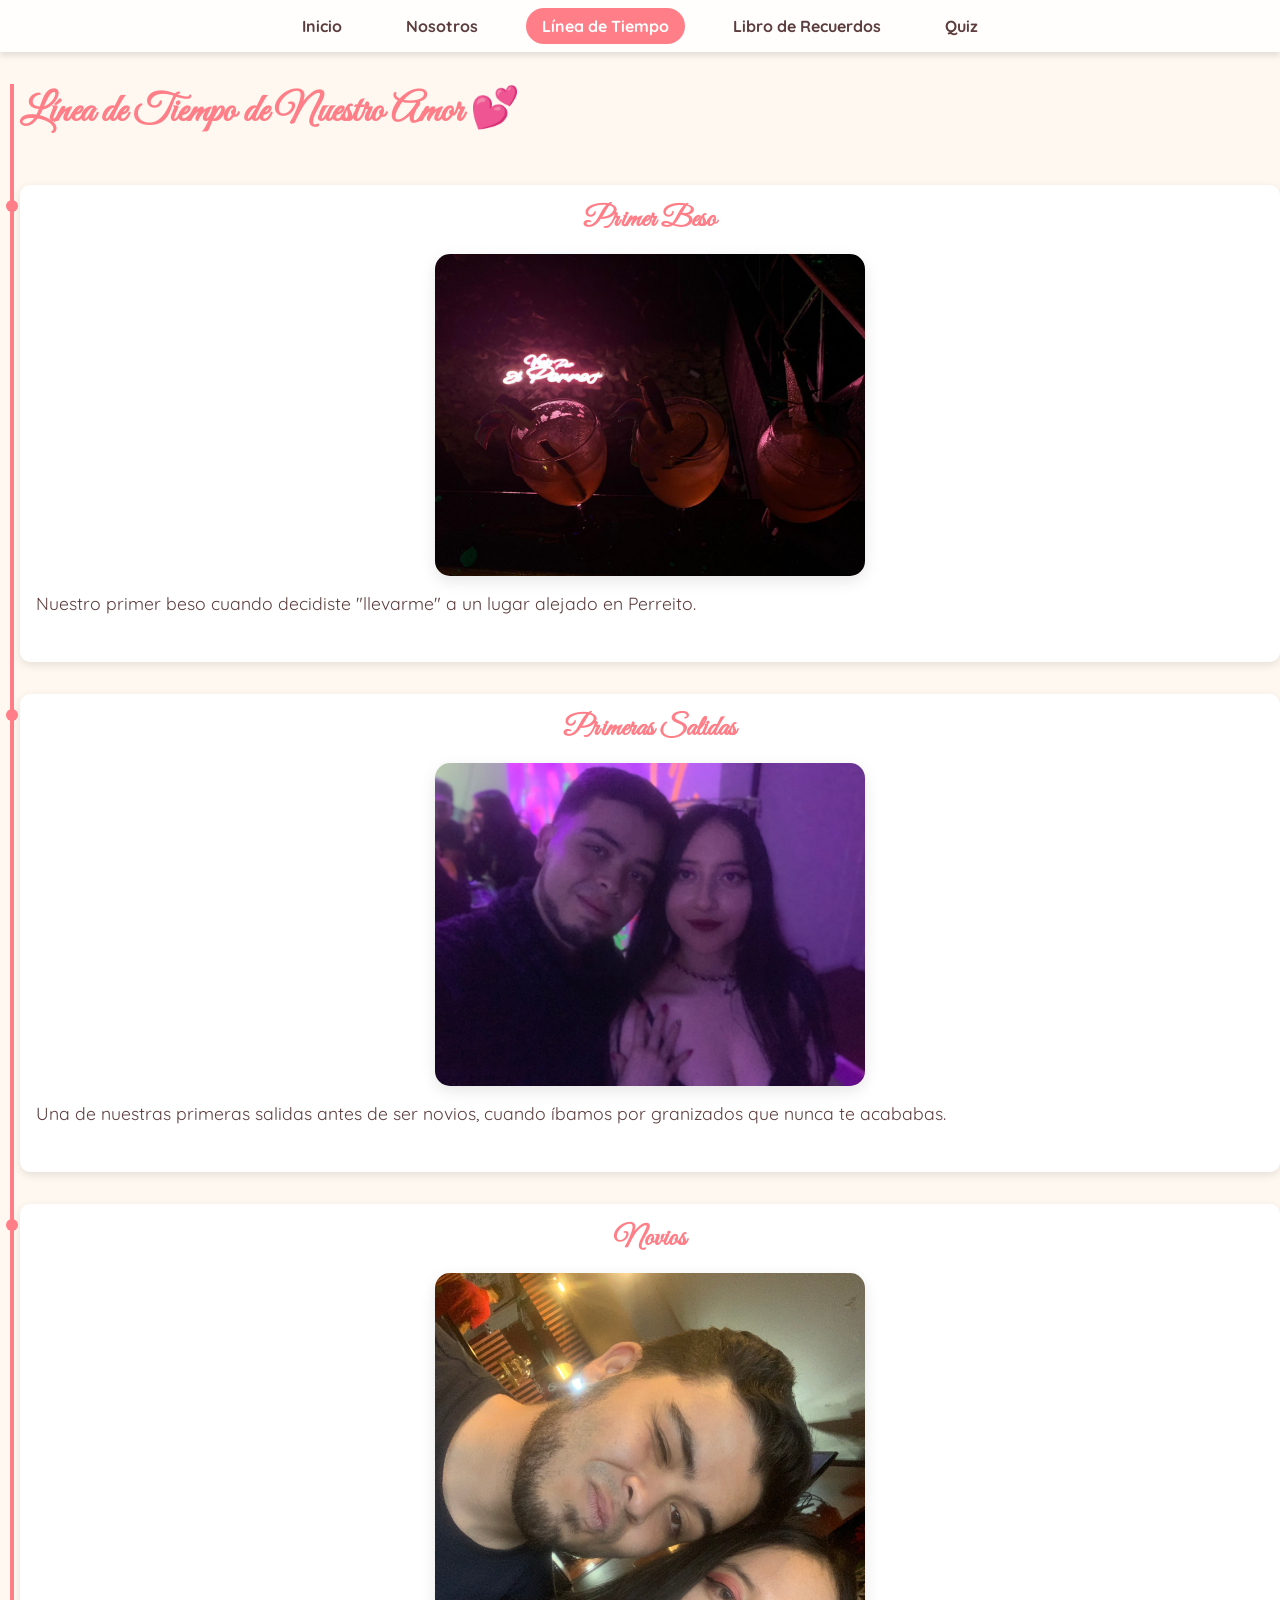
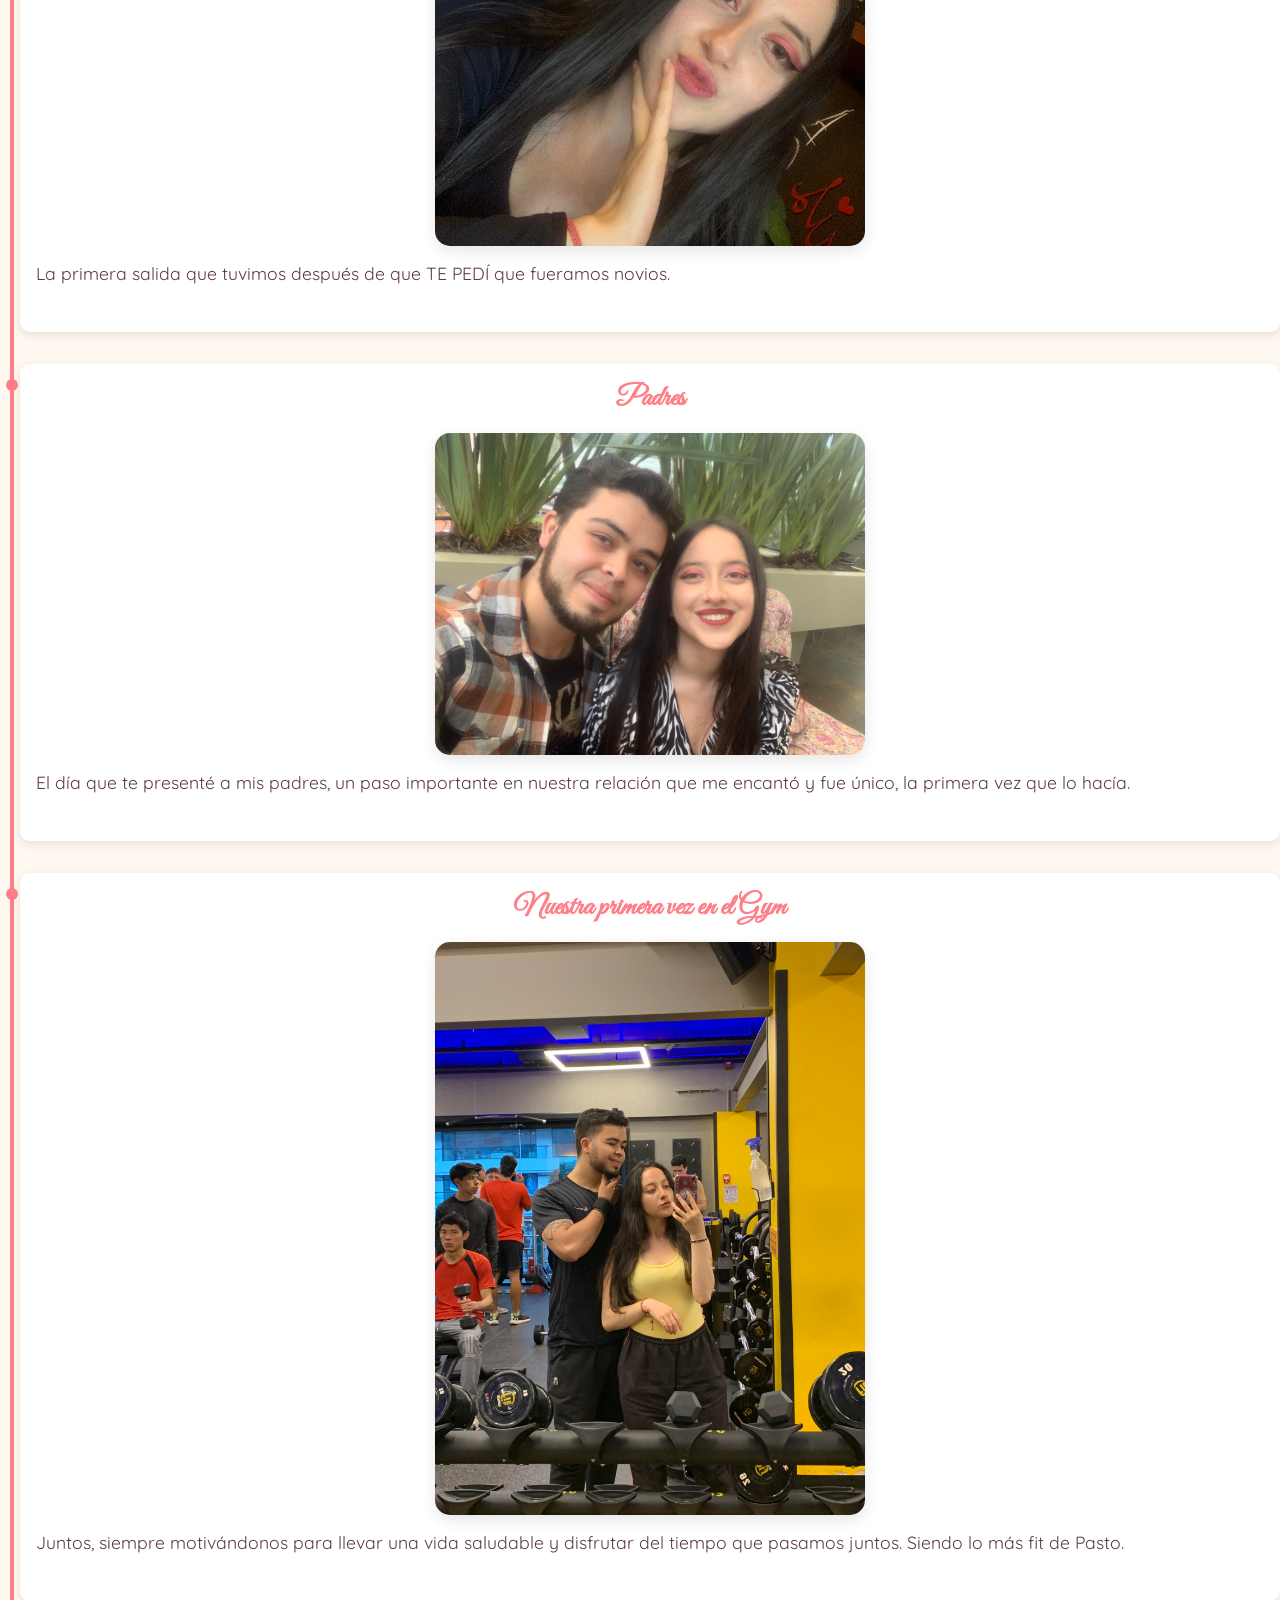
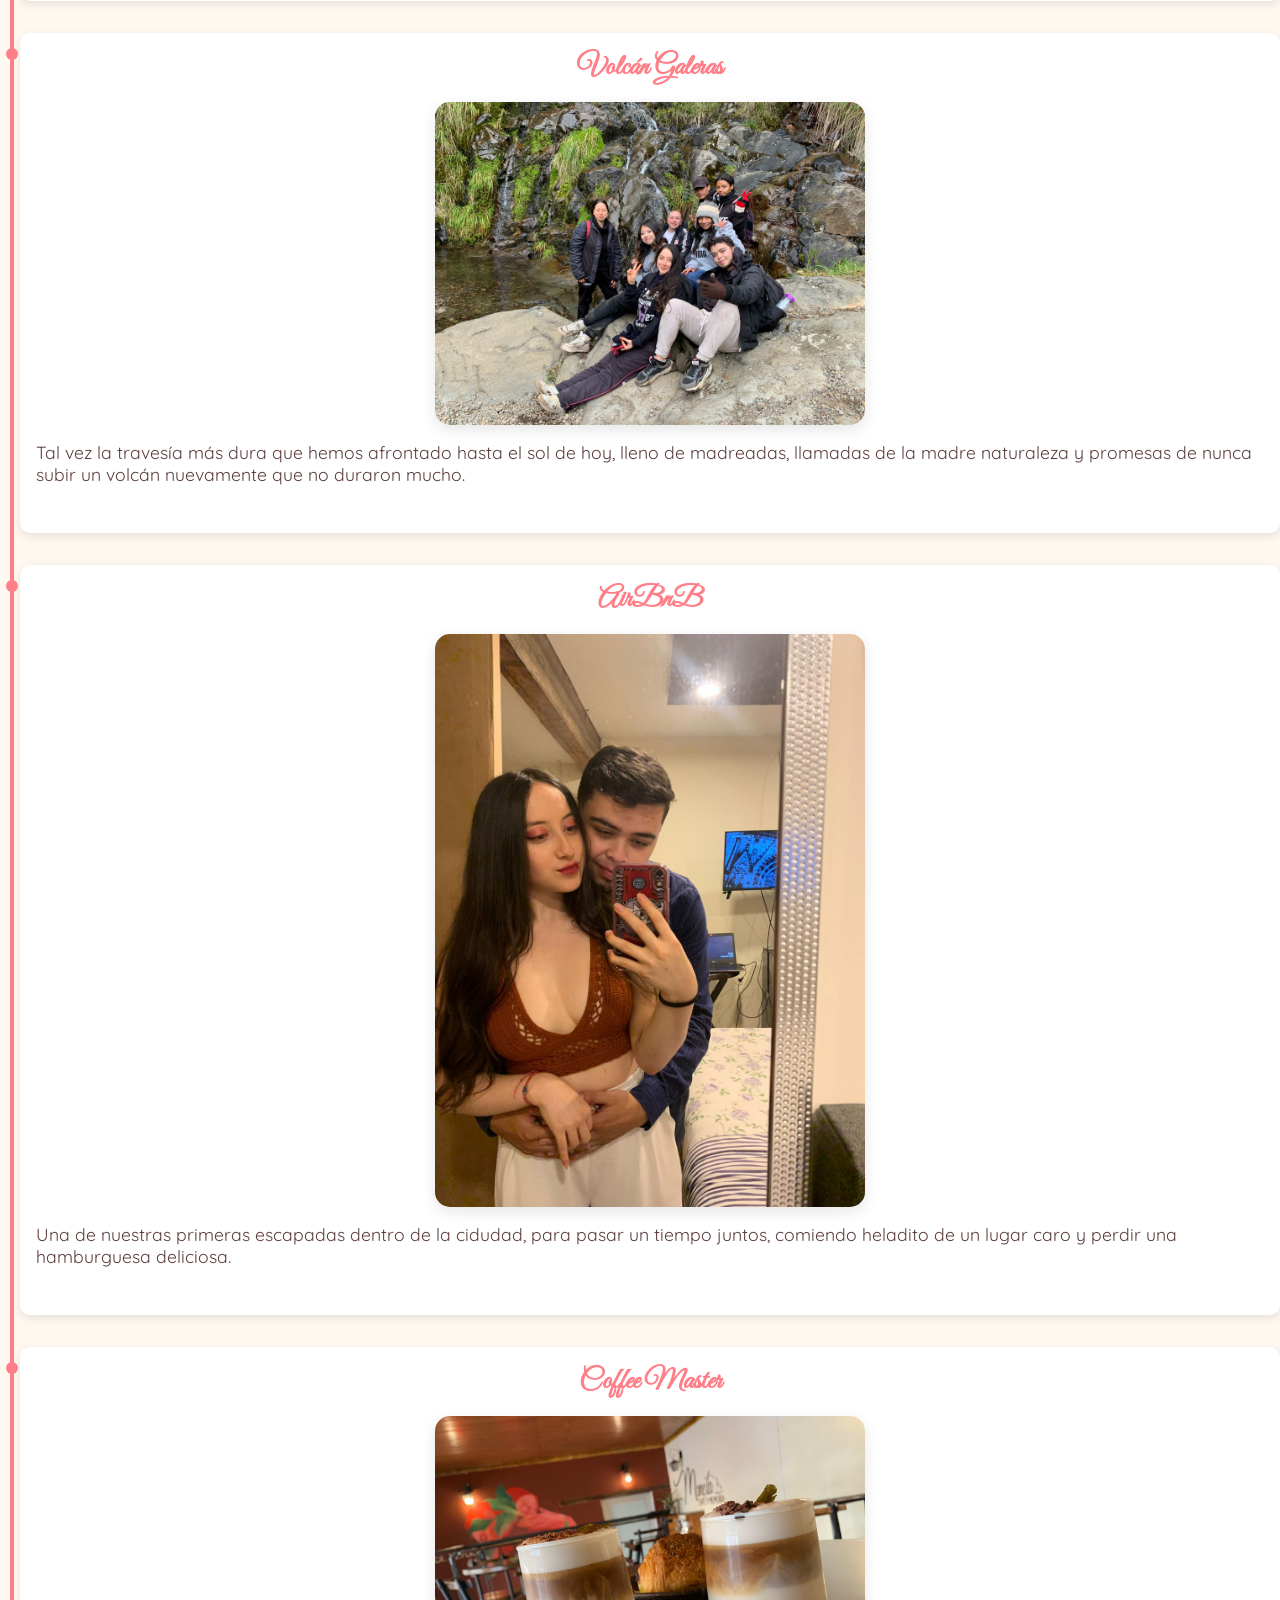
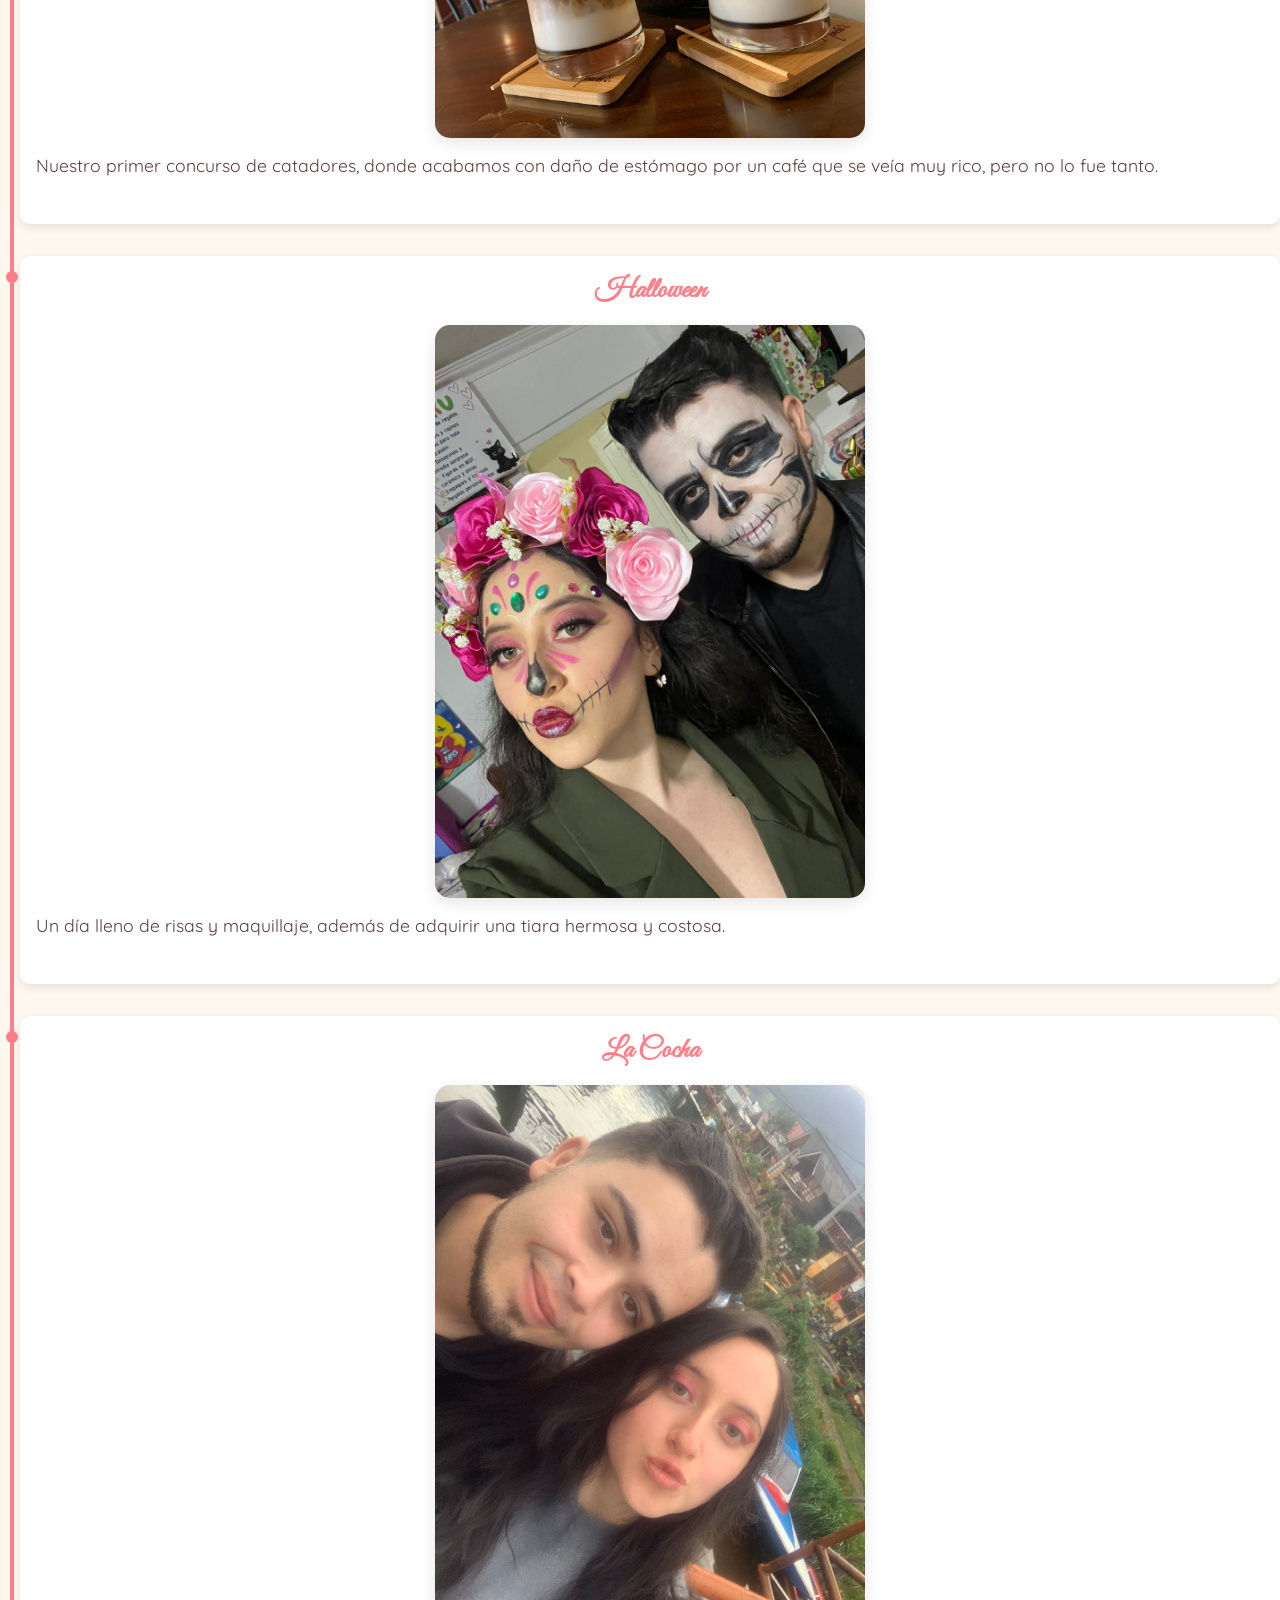
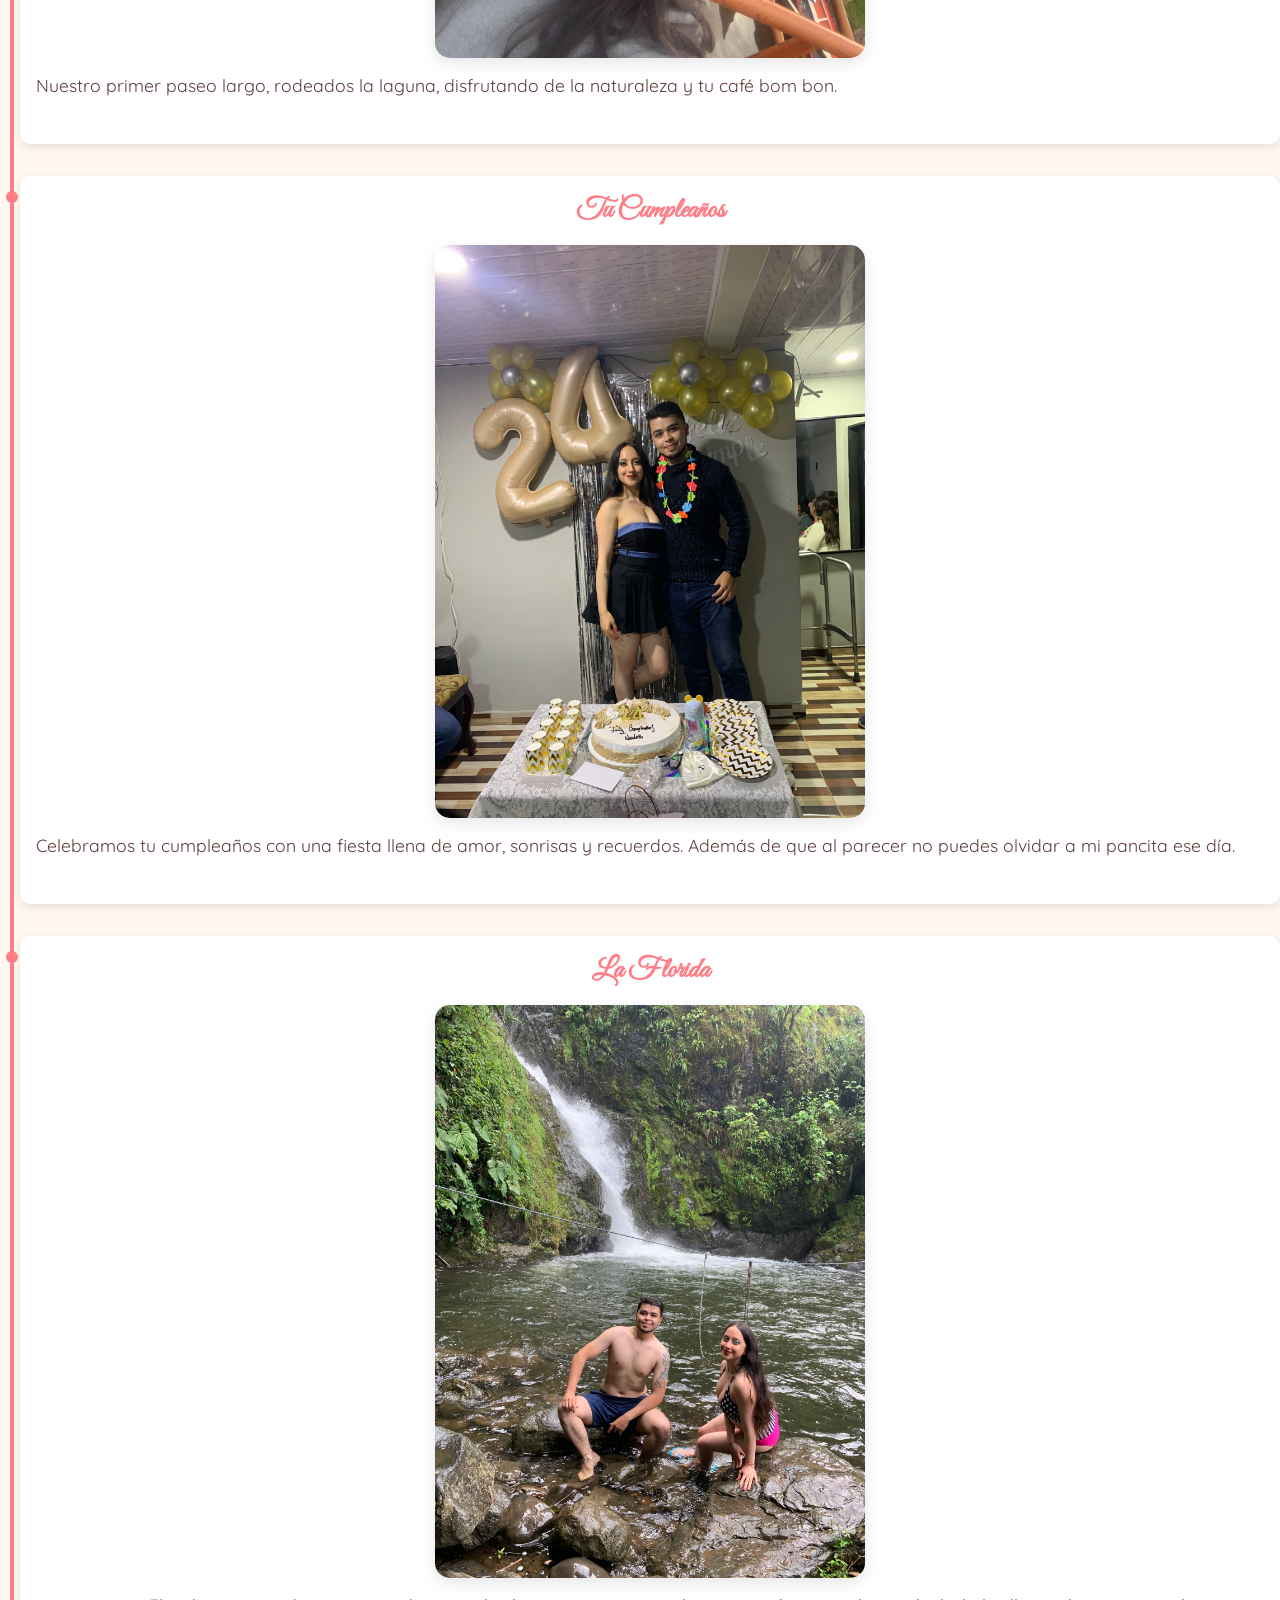
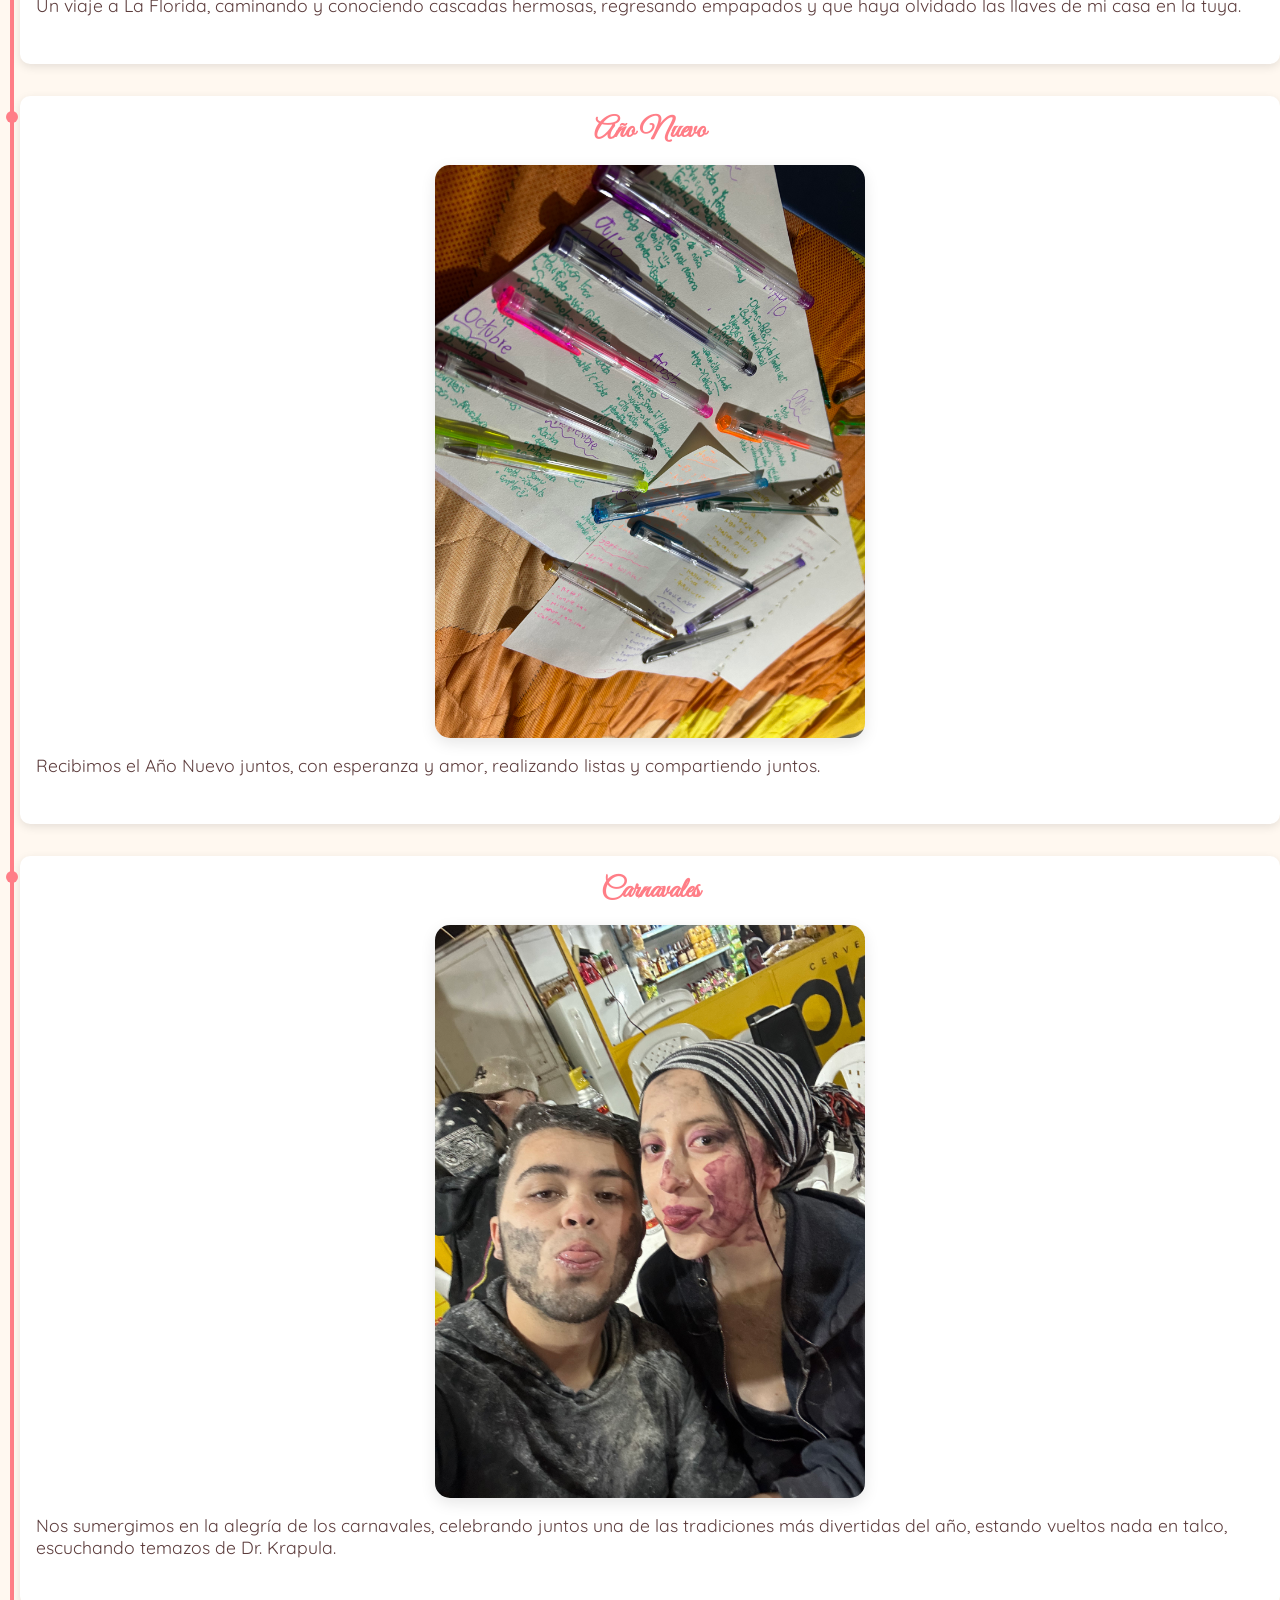
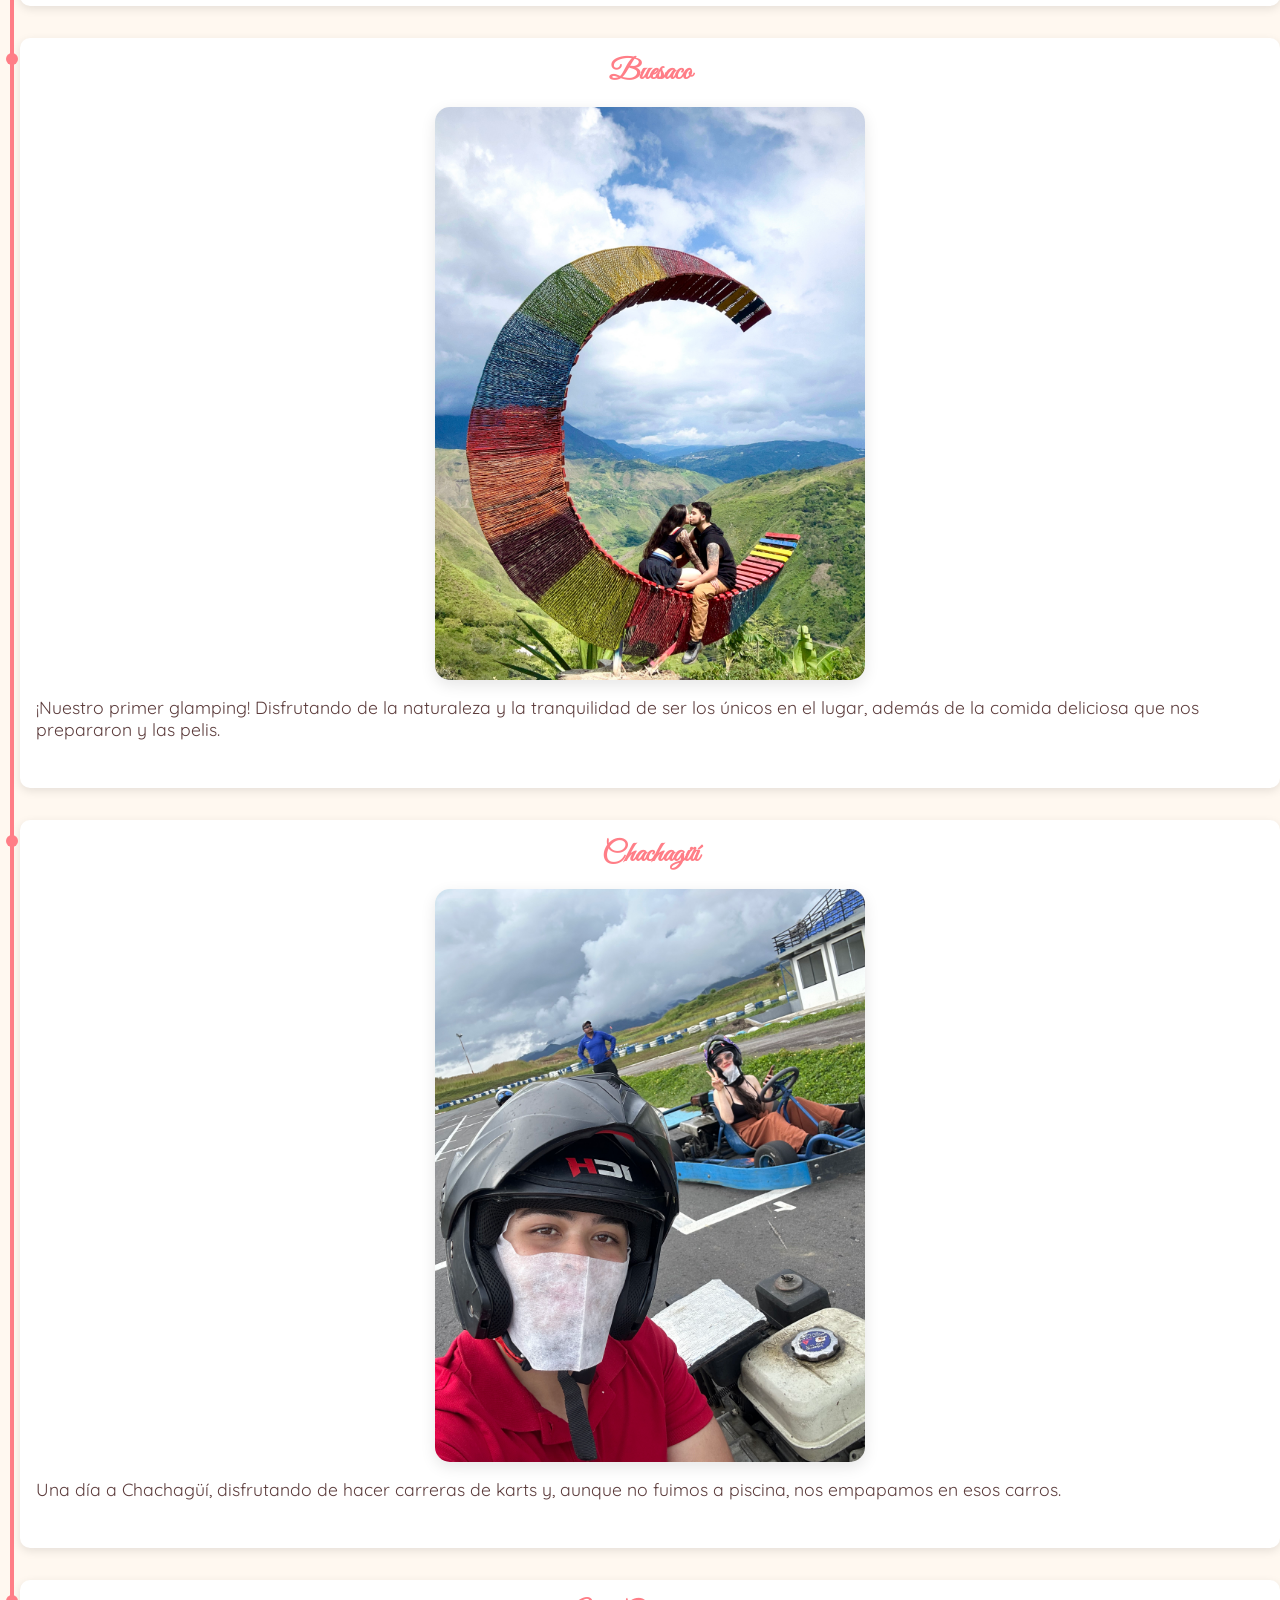
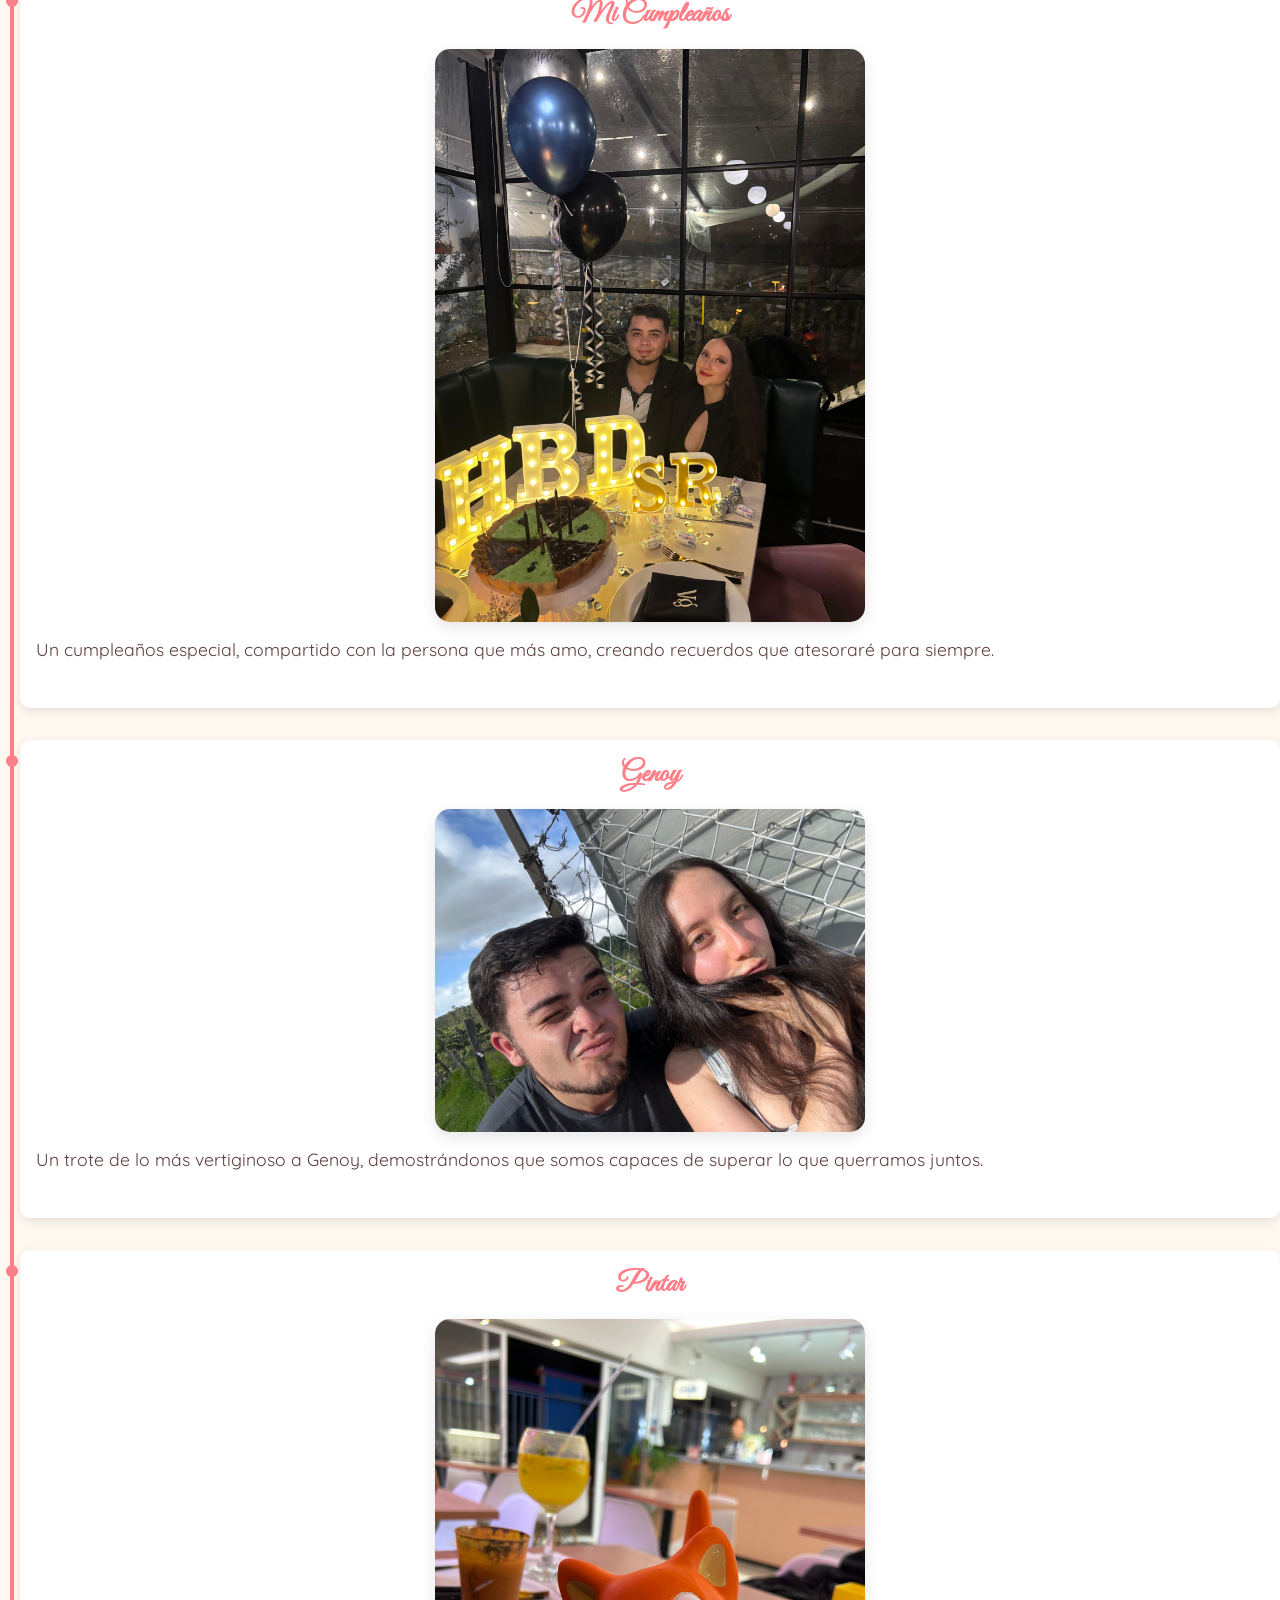
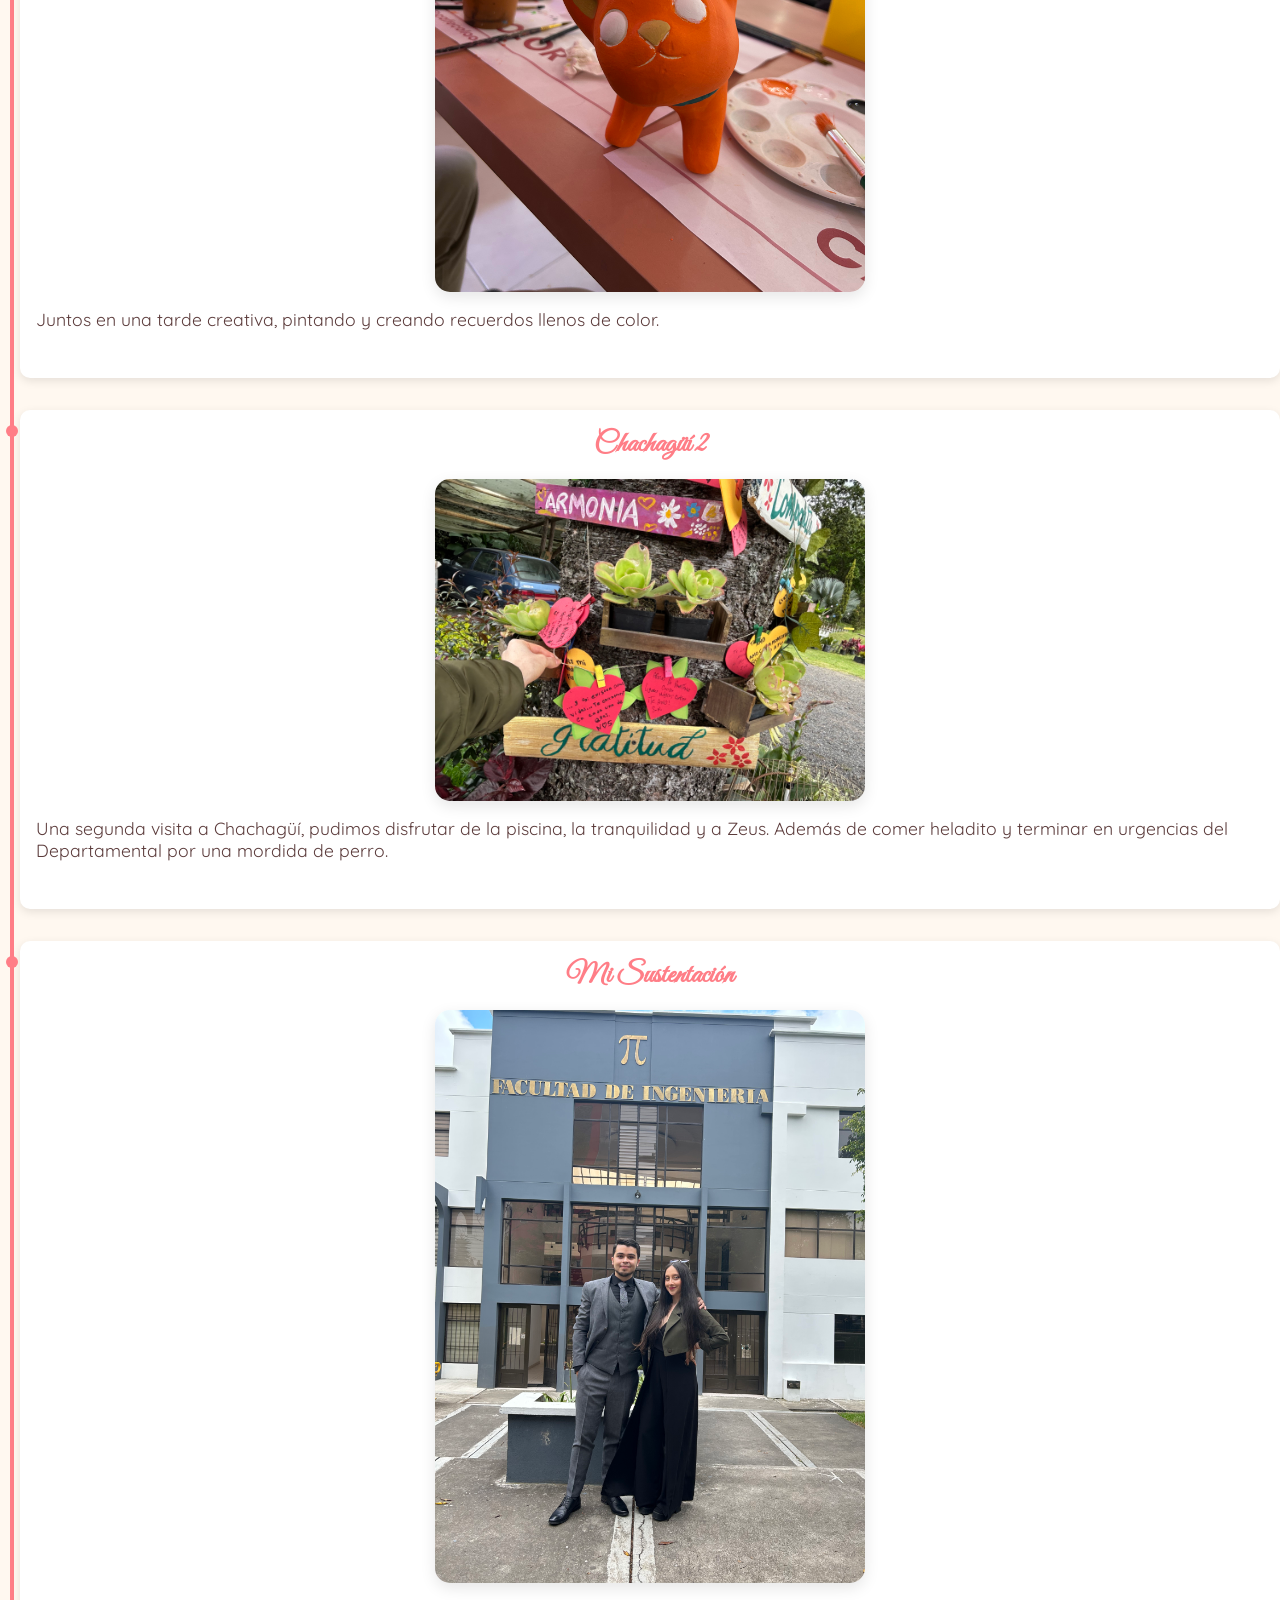
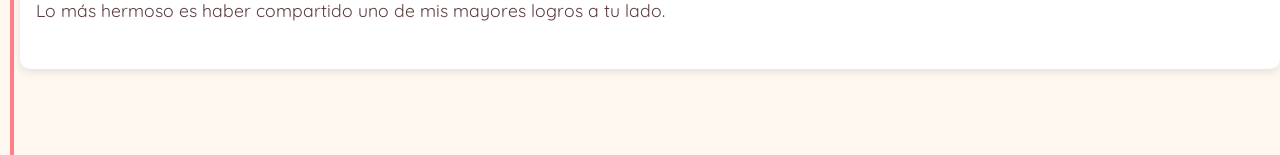
<file: timeline.html>
<!DOCTYPE html>
<html lang="es">
  <head>
    <meta charset="UTF-8" />
    <meta name="viewport" content="width=device-width, initial-scale=1.0" />
    <title>Línea de Tiempo - Nuestro Aniversario</title>
    <link rel="icon" type="image/x-icon" href="/img/timeline/favicon.ico" />
    <link rel="stylesheet" href="style.css" />
    <script src="script.js" defer></script>
  </head>
  <body>
    <div class="particles"></div>
    <header>
      <nav>
        <ul class="navbar">
          <li><a href="index.html">Inicio</a></li>
          <li><a href="about.html">Nosotros</a></li>
          <li><a href="timeline.html" class="active">Línea de Tiempo</a></li>
          <li><a href="recuerdos.html">Libro de Recuerdos</a></li>
          <li><a href="quiz.html">Quiz</a></li>
        </ul>
      </nav>
    </header>

    <main class="timeline">
      <h1>Línea de Tiempo de Nuestro Amor 💕</h1>
      <div class="timeline-entry">
        <h2>Primer Beso</h2>
        <img
          src="img/timeline/0. Primer beso.jpg"
          alt="Primer Beso"
          class="timeline-photo"
        />
        <p>
          Nuestro primer beso cuando decidiste "llevarme" a un lugar alejado en Perreito.
        </p>
      </div>
      <div class="timeline-entry">
        <h2>Primeras Salidas</h2>
        <img
          src="img/timeline/1. Primera salida.jpg"
          alt="Primera Salida"
          class="timeline-photo"
        />
        <p>
          Una de nuestras primeras salidas antes de ser novios, cuando íbamos por granizados que nunca te acababas.
        </p>
      </div>
      <div class="timeline-entry">
        <h2>Novios</h2>
        <img
          src="img/timeline/2. Novios.jpg"
          alt="Novios"
          class="timeline-photo"
        />
        <p>
          La primera salida que tuvimos después de que TE PEDÍ que fueramos novios.
        </p>
      </div>
      <div class="timeline-entry">
        <h2>Padres</h2>
        <img
          src="img/timeline/3. Padres.jpg"
          alt="Padres"
          class="timeline-photo"
        />
        <p>
          El día que te presenté a mis padres, un paso importante en nuestra relación que me encantó y fue único, la primera vez que lo hacía.
        </p>
      </div>
      <div class="timeline-entry">
        <h2>Nuestra primera vez en el Gym</h2>
        <img src="img/timeline/4. Gym.JPG" alt="Gym" class="timeline-photo" />
        <p>
          Juntos, siempre motivándonos para llevar una vida saludable y
          disfrutar del tiempo que pasamos juntos. Siendo lo más fit de Pasto.
        </p>
      </div>
      <div class="timeline-entry">
        <h2>Volcán Galeras</h2>
        <img
          src="img/timeline/5. Volcán.jpg"
          alt="Volcán"
          class="timeline-photo"
        />
        <p>
          Tal vez la travesía más dura que hemos afrontado hasta el sol de hoy, lleno de madreadas, llamadas de la madre naturaleza y promesas de nunca subir un volcán nuevamente que no duraron mucho.
        </p>
      </div>
      <div class="timeline-entry">
        <h2>AirBnB</h2>
        <img
          src="img/timeline/6. AirBnB.jpg"
          alt="AirBnB"
          class="timeline-photo"
        />
        <p>
          Una de nuestras primeras escapadas dentro de la cidudad, para pasar un tiempo juntos, comiendo heladito de un lugar caro y perdir una hamburguesa deliciosa.
        </p>
      </div>
      <div class="timeline-entry">
        <h2>Coffee Master</h2>
        <img
          src="img/timeline/7. Coffee Master.jpg"
          alt="Coffee Master"
          class="timeline-photo"
        />
        <p>
          Nuestro primer concurso de catadores, donde acabamos con daño de estómago por un café que se veía muy rico, pero no lo fue tanto.
        </p>
      </div>
      <div class="timeline-entry">
        <h2>Halloween</h2>
        <img
          src="img/timeline/8. Halloween.jpg"
          alt="Halloween"
          class="timeline-photo"
        />
        <p>
          Un día lleno de risas y maquillaje, además de adquirir una tiara hermosa y costosa.
        </p>
      </div>
      <div class="timeline-entry">
        <h2>La Cocha</h2>
        <img
          src="img/timeline/9. La Cocha.JPG"
          alt="La Cocha"
          class="timeline-photo"
        />
        <p>
          Nuestro primer paseo largo, rodeados la laguna, disfrutando de la naturaleza y tu café bom bon.
        </p>
      </div>
      <div class="timeline-entry">
        <h2>Tu Cumpleaños</h2>
        <img
          src="img/timeline/10. Tu Cumpleaños.JPG"
          alt="Tu Cumpleaños"
          class="timeline-photo"
        />
        <p>
          Celebramos tu cumpleaños con una fiesta llena de amor, sonrisas y
          recuerdos. Además de que al parecer no puedes olvidar a mi pancita ese día.
        </p>
      </div>
      <div class="timeline-entry">
        <h2>La Florida</h2>
        <img
          src="img/timeline/11. La Florida.JPG"
          alt="La Florida"
          class="timeline-photo"
        />
        <p>
          Un viaje a La Florida, caminando y conociendo cascadas hermosas, regresando empapados y que haya olvidado las llaves de mi casa en la tuya.
        </p>
      </div>
      <div class="timeline-entry">
        <h2>Año Nuevo</h2>
        <img
          src="img/timeline/12. Año Nuevo.jpg"
          alt="Año Nuevo"
          class="timeline-photo"
        />
        <p>
          Recibimos el Año Nuevo juntos, con esperanza y amor, realizando listas y compartiendo juntos.
        </p>
      </div>
      <div class="timeline-entry">
        <h2>Carnavales</h2>
        <img
          src="img/timeline/13. Carnavales.jpg"
          alt="Carnavales"
          class="timeline-photo"
        />
        <p>
          Nos sumergimos en la alegría de los carnavales, celebrando juntos una
          de las tradiciones más divertidas del año, estando vueltos nada en talco, escuchando temazos de Dr. Krapula.
        </p>
      </div>
      <div class="timeline-entry">
        <h2>Buesaco</h2>
        <img
          src="img/timeline/14. Buesaco.jpg"
          alt="Buesaco"
          class="timeline-photo"
        />
        <p>
          ¡Nuestro primer glamping! Disfrutando de la naturaleza y la tranquilidad de ser los únicos en el lugar, además de la comida deliciosa que nos prepararon y las pelis.
        </p>
      </div>
      <div class="timeline-entry">
        <h2>Chachagüí</h2>
        <img
          src="img/timeline/15. Chachagüí.jpg"
          alt="Chachagüí"
          class="timeline-photo"
        />
        <p>
          Una día a Chachagüí, disfrutando de hacer carreras de karts y, aunque no fuimos a piscina, nos empapamos en esos carros.
        </p>
      </div>
      <div class="timeline-entry">
        <h2>Mi Cumpleaños</h2>
        <img
          src="img/timeline/16. Mi Cumpleaños.JPG"
          alt="Mi Cumpleaños"
          class="timeline-photo"
        />
        <p>
          Un cumpleaños especial, compartido con la persona que más amo, creando
          recuerdos que atesoraré para siempre.
        </p>
      </div>
      <div class="timeline-entry">
        <h2>Genoy</h2>
        <img
          src="img/timeline/17. Genoy.jpg"
          alt="Genoy"
          class="timeline-photo"
        />
        <p>
          Un trote de lo más vertiginoso a Genoy, demostrándonos que somos
          capaces de superar lo que querramos juntos.
        </p>
      </div>
      <div class="timeline-entry">
        <h2>Pintar</h2>
        <img
          src="img/timeline/18. Pintar.jpg"
          alt="Pintar"
          class="timeline-photo"
        />
        <p>
          Juntos en una tarde creativa, pintando y creando recuerdos llenos de
          color.
        </p>
      </div>
      <div class="timeline-entry">
        <h2>Chachagüí 2</h2>
        <img
          src="img/timeline/19. Chachagüí 2.jpg"
          alt="Chachagüí 2"
          class="timeline-photo"
        />
        <p>
          Una segunda visita a Chachagüí, pudimos disfrutar de la piscina, la tranquilidad y a Zeus. Además de comer heladito y terminar en urgencias del Departamental por una mordida de perro.
        </p>
      </div>
      <div class="timeline-entry">
        <h2>Mi Sustentación</h2>
        <img
          src="img/timeline/20. Sustentación.jpg"
          alt="Sustentación"
          class="timeline-photo"
        />
        <p>
          Lo más hermoso es haber compartido uno de mis mayores logros a tu lado.
        </p>
      </div>

      <audio
        id="audio-player-index"
        controls
        autoplay
        loop
        style="visibility: hidden"
      >
        <source src="audio/Paisaje.mp3" type="audio/mp3" />
        Tu navegador no soporta la etiqueta de audio.
      </audio>
      <script>
        // Obtener el reproductor de audio
        const audioPlayer = document.getElementById("audio-player-index");

        // Establecer el volumen al 50% (0.5)
        audioPlayer.volume = 0.25;
      </script>
    </main>
  </body>
</html>
</file>
<file: style.css>
@import url("https://fonts.googleapis.com/css2?family=Quicksand:wght@400;600&family=Great+Vibes&display=swap");

:root {
  --main-bg: #fff8f0;
  --accent-color: #ff7e87;
  --secondary-color: #fbd1b7;
  --text-color: #5c3c3c;
  --heading-font: "Great Vibes", cursive;
  --body-font: "Quicksand", sans-serif;
}

* {
  margin: 0;
  padding: 0;
  box-sizing: border-box;
}

html, body {
  height: 100%;
}

body {
  font-family: var(--body-font);
  background-color: var(--main-bg);
  color: var(--text-color);
  transition: background-color 0.3s ease, color 0.3s ease;
  cursor: url("img/cat-cursor.png") 16 16, pointer;
  position: relative;
}

header {
  background-color: #ffffffcc;
  backdrop-filter: blur(8px);
  box-shadow: 0 4px 6px rgba(0, 0, 0, 0.1);
  position: sticky;
  top: 0;
  z-index: 999;
}

h1 {
  font-family: var(--heading-font);
  color: var(--accent-color);
}

/* Day/Night mode styles */
[data-theme="night"] {
  --main-bg: #4b2a67;
  --accent-color: #f1c3f2;
  --secondary-color: #2a1b4d;
  --text-color: #fff;
}

/* Cursor styles */
/* Smooth transitions between pages */
html {
  scroll-behavior: smooth;
}

/* Particles styles - for hearts floating */
.particles {
  position: fixed; /* Asegura que esté fijo en la pantalla */
  top: 0;
  left: 0;
  width: 100vw; /* Asegura que cubra toda la pantalla */
  height: 100vh; /* Asegura que cubra toda la pantalla */
  pointer-events: none; /* Las partículas no deben bloquear el clic en otros elementos */
  z-index: 9998; /* Asegura que las partículas estén encima de otros elementos */
}

/* Estilo para las partículas (corazones) */
.heart {
  position: absolute;
  width: 20px;
  height: 20px;
  background-image: url("img/heart-icon.png"); /* O cualquier otra imagen */
  background-size: cover;
  background-repeat: no-repeat;
  border-radius: 50%;
  opacity: 0.8;
  pointer-events: none;
  animation: floatHeart 5s ease-in-out forwards;
}

/* Animación para que las partículas floten hacia arriba */
@keyframes floatHeart {
  0% {
    transform: translateY(0) scale(0.5);
    opacity: 1;
  }
  50% {
    transform: translateY(-200px) scale(1);
    opacity: 0.5;
  }
  100% {
    transform: translateY(-400px) scale(0.5);
    opacity: 0;
  }
}

.navbar {
  display: flex;
  justify-content: center;
  list-style: none;
  padding: 1rem;
  gap: 2rem;
  font-weight: bold;
}

.navbar a {
  text-decoration: none;
  color: var(--text-color);
  padding: 0.5rem 1rem;
  border-radius: 20px;
  transition: all 0.3s ease;
}

.navbar a:hover,
.navbar .active {
  background-color: var(--accent-color);
  color: white;
}

main.home {
  text-align: center;
  padding: 4rem 2rem;
}

.home-photo {
  max-width: 280px;
  border-radius: 30px;
  box-shadow: 0 0 20px rgba(255, 126, 135, 0.3);
  margin-bottom: 2rem;
  border: 5px solid #fff;
}

main.home h1 {
  font-family: var(--heading-font);
  font-size: 3rem;
  color: var(--accent-color);
  margin-bottom: 1rem;
}

main.home p {
  font-size: 1.2rem;
  max-width: 600px;
  margin: 0 auto;
}

main.gallery,
main.about {
  padding: 3rem 2rem;
}

main h2 {
  font-size: 2rem;
  color: var(--accent-color);
  text-align: center;
  margin-bottom: 1rem;
}

.media-grid {
  display: flex;
  flex-wrap: wrap;
  gap: 1.5rem;
  justify-content: center;
  margin-bottom: 2rem;
}

.media-grid img,
.media-grid video {
  max-width: 300px;
  border-radius: 20px;
  border: 4px solid #fff;
  box-shadow: 0 5px 15px rgba(0, 0, 0, 0.1);
  transition: transform 0.3s ease;
}

.media-grid img:hover,
.media-grid video:hover {
  transform: scale(1.05);
}

.about section {
  margin-bottom: 3rem;
  text-align: center;
  background-color: #fffdfb;
  border-radius: 20px;
  padding: 2rem;
  box-shadow: 0 0 10px rgba(255, 126, 135, 0.1);
}

.about p {
  max-width: 700px;
  margin: 0 auto;
  font-size: 1.1rem;
}

.fade-in {
  opacity: 0;
  transform: translateY(30px);
  animation: fadeIn 1.2s ease-out forwards;
}

@keyframes fadeIn {
  to {
    opacity: 1;
    transform: translateY(0);
  }
}

#welcome-screen {
  position: fixed;
  inset: 0;
  background: linear-gradient(to bottom right, #ffe0d2, #ffb3b3);
  display: flex;
  align-items: center;
  justify-content: center;
  z-index: 1999;
  flex-direction: column;
  animation: fadeOut 2s ease 4s forwards;
}

#welcome-screen h1 {
  font-family: var(--heading-font);
  font-size: 3rem;
  color: white;
  margin-bottom: 1rem;
}

#welcome-screen p {
  font-size: 1.2rem;
  color: #fff;
}

@keyframes fadeOut {
  to {
    opacity: 0;
    visibility: hidden;
  }
}

.slider {
  position: relative;
  max-width: 320px;
  margin: auto;
  overflow: hidden;
  border-radius: 20px;
}

.slider img {
  width: 100%;
  display: none;
  border-radius: 20px;
}

.slider img.active {
  display: block;
  animation: fadeIn 1s ease-in-out;
}

.timeline {
  display: flex;
  flex-direction: column;
  gap: 2rem;
  margin-top: 2rem;
  position: relative;
  padding-left: 20px;
}

.timeline::before {
  content: "";
  position: absolute;
  left: 10px;
  top: 0;
  bottom: 0;
  width: 4px;
  background-color: var(--accent-color);
}

.timeline-entry {
  background: #fff;
  padding: 1rem;
  border-radius: 10px;
  box-shadow: 0 3px 10px rgba(0, 0, 0, 0.1);
  position: relative;
}

.timeline-entry::before {
  content: "";
  position: absolute;
  left: -14px;
  top: 15px;
  width: 12px;
  height: 12px;
  background-color: var(--accent-color);
  border-radius: 50%;
}

/* Timeline */
.timeline {
  display: flex;
  flex-direction: column;
  gap: 2rem;
  margin-top: 2rem;
  position: relative;
  padding-left: 20px;
}

.timeline::before {
  content: "";
  position: absolute;
  left: 10px;
  top: 0;
  bottom: 0;
  width: 4px;
  background-color: var(--accent-color);
}

.timeline-entry {
  background: #fff;
  padding: 1rem;
  border-radius: 10px;
  box-shadow: 0 3px 10px rgba(0, 0, 0, 0.1);
  position: relative;
}

.timeline-entry::before {
  content: "";
  position: absolute;
  left: -14px;
  top: 15px;
  width: 12px;
  height: 12px;
  background-color: var(--accent-color);
  border-radius: 50%;
}

.timeline-entry h2 {
  font-family: var(--heading-font);
  font-size: 1.8rem;
  color: var(--accent-color);
  margin-bottom: 0.5rem;
}

.timeline-entry p {
  font-size: 1.1rem;
  color: var(--text-color);
}

.timeline-photo {
  display: block;
  margin: 0 auto;
  max-width: 35%;
  border-radius: 15px;
  box-shadow: 0 5px 15px rgba(0, 0, 0, 0.1);
  margin-top: 1rem;
  margin-bottom: 1rem;
}

/* Animación de Fade-in */
@keyframes fadeIn {
  to {
    opacity: 1;
    transform: translateY(0);
  }
}

.timeline-entry {
  opacity: 0;
  transform: translateY(30px);
  animation: fadeIn 1.2s ease-out forwards;
}

/* Libro de Recuerdos */
.recuerdos {
  padding: 2rem;
  text-align: center;
}

h1 {
  font-family: var(--heading-font);
  font-size: 2.5rem;
  color: var(--accent-color);
  margin-bottom: 2rem;
}

.album {
  display: grid;
  grid-template-columns: repeat(auto-fill, minmax(300px, 1fr));
  gap: 1.5rem;
  justify-items: center;
}

.album-entry {
  position: relative;
  background-color: white;
  border-radius: 20px;
  box-shadow: 0 4px 12px rgba(0, 0, 0, 0.1);
  overflow: hidden;
  padding: 1rem;
  transition: transform 0.3s ease;
  opacity: 0;
  transform: translateY(30px);
  animation: fadeIn 1.2s ease-out forwards;
}

.album-entry:hover {
  transform: scale(1.05);
}

.album-photo {
  width: 100%;
  border-radius: 15px;
  box-shadow: 0 5px 15px rgba(0, 0, 0, 0.1);
}

.post-it {
  position: absolute;
  top: 50%;
  left: 10%;
  transform: translateY(-50%);
  background-color: #fbd1b7;
  padding: 1rem;
  border-radius: 10px;
  box-shadow: 0 0 10px rgba(0, 0, 0, 0.1);
  width: 80%;
  font-size: 1.1rem;
  color: var(--text-color);
  font-weight: bold;
  z-index: 1;
  transition: transform 0.3s ease;
}

.album-entry:hover .post-it {
  transform: translateY(-50%) scale(1.1);
}

/* Efectos de transición de imagen */
.album-entry img {
  transition: transform 0.3s ease;
}

.album-entry:hover img {
  transform: scale(1.1);
}

/* Animación de fade-in */
@keyframes fadeIn {
  to {
    opacity: 1;
    transform: translateY(0);
  }
}

/* Trivia */
.trivia {
  padding: 2rem;
  text-align: center;
}

h1 {
  font-family: var(--heading-font);
  font-size: 2.5rem;
  color: var(--accent-color);
  margin-bottom: 1rem;
}

p {
  font-size: 1.2rem;
  margin-bottom: 2rem;
}

.question {
  background-color: white;
  border-radius: 15px;
  box-shadow: 0 4px 10px rgba(0, 0, 0, 0.1);
  margin-bottom: 2rem;
  padding: 2rem;
  transition: transform 0.3s ease;
}

.question:hover {
  transform: scale(1.05);
}

.answers {
  display: grid;
  grid-template-columns: 1fr;
  gap: 1rem;
}

.answer-btn {
  padding: 1rem;
  font-size: 1.1rem;
  background-color: var(--accent-color);
  color: white;
  border: none;
  border-radius: 10px;
  cursor: pointer;
  transition: background-color 0.3s ease;
}

.answer-btn:hover {
  background-color: #ff5776;
}

.feedback {
  margin-top: 1rem;
  font-size: 1.1rem;
  color: #ff7e87;
  font-weight: bold;
}

.result {
  display: none;
  text-align: center;
}

#score {
  font-size: 2rem;
  font-weight: bold;
  color: var(--accent-color);
}

#retry-btn {
  background-color: var(--accent-color);
  color: white;
  padding: 1rem 2rem;
  border-radius: 10px;
  cursor: pointer;
  transition: background-color 0.3s ease;
  margin-top: 2rem;
}

#retry-btn:hover {
  background-color: #ff5776;
}

/* Popup */
.popup {
  position: fixed;  /* Fija el popup en la ventana */
  top: 50%;          /* Centrado verticalmente */
  left: 50%;         /* Centrado horizontalmente */
  transform: translate(-50%, -50%); /* Ajusta para centrarlo en ambas direcciones */
  background-color: rgba(0, 0, 0, 0.8);  /* Fondo oscuro */
  color: white;      /* Color del texto */
  padding: 2rem;     /* Espaciado dentro del popup */
  border-radius: 10px;  /* Bordes redondeados */
  display: none;     /* Inicialmente oculto */
  z-index: 9999;     /* Asegura que se superponga al contenido */
  max-width: 90%;    /* Evita que el popup sea demasiado ancho */
  max-height: 80%;   /* Limita la altura */
  overflow-y: auto;  /* Habilita el scroll si es necesario */
  text-align: center;  /* Centra el texto */
}

.popup .popup-message {
  font-size: 1.5rem;
  margin-bottom: 1rem;
}

.popup-close {
  padding: 0.5rem 1rem;
  background-color: #ff4757;
  color: white;
  border: none;
  border-radius: 5px;
  cursor: pointer;
  font-size: 1rem;
}

.popup-close:hover {
  background-color: #e84118;
}

@keyframes fadeIn {
  to {
    opacity: 1;
    transform: translateY(0);
  }
}

@keyframes fadeInPopup {
  from {
    opacity: 0;
    transform: translate(-50%, -50%) scale(0.8);
  }
  to {
    opacity: 1;
    transform: translate(-50%, -50%) scale(1);
  }
}
</file>
